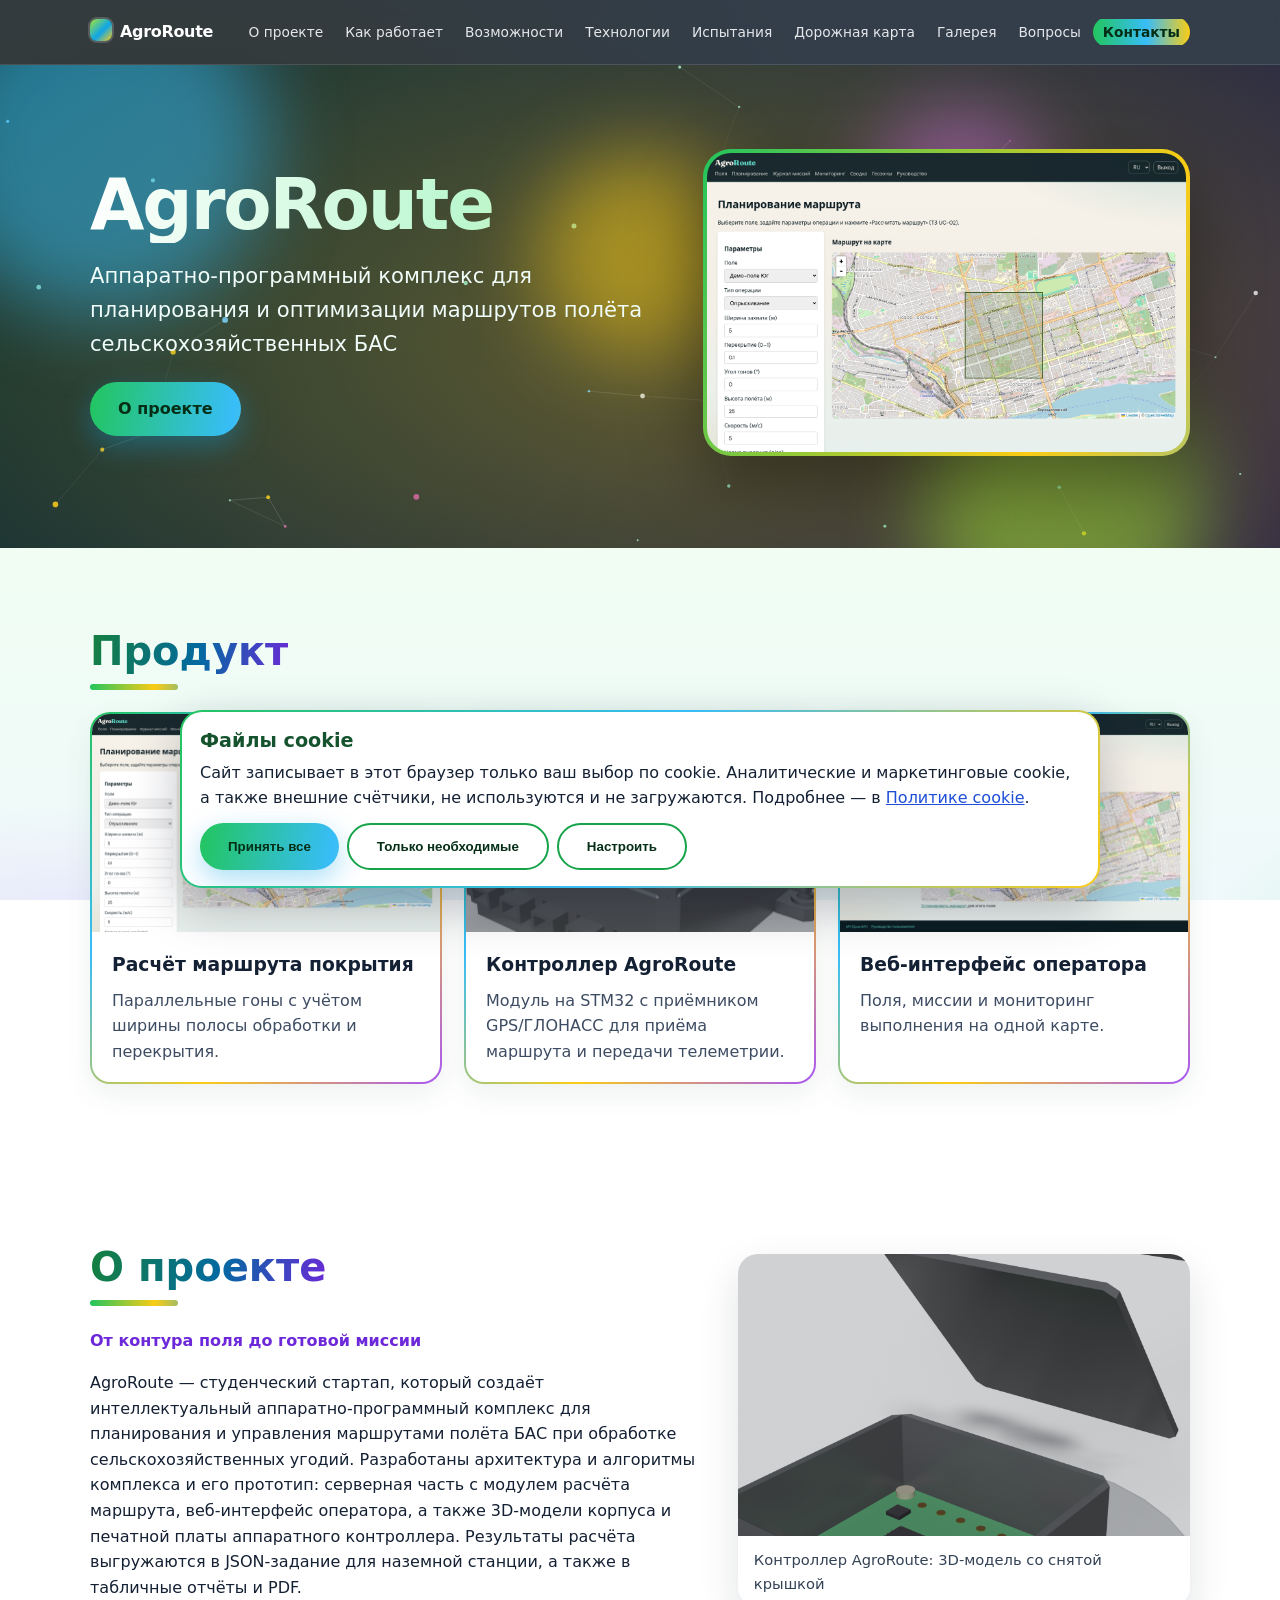
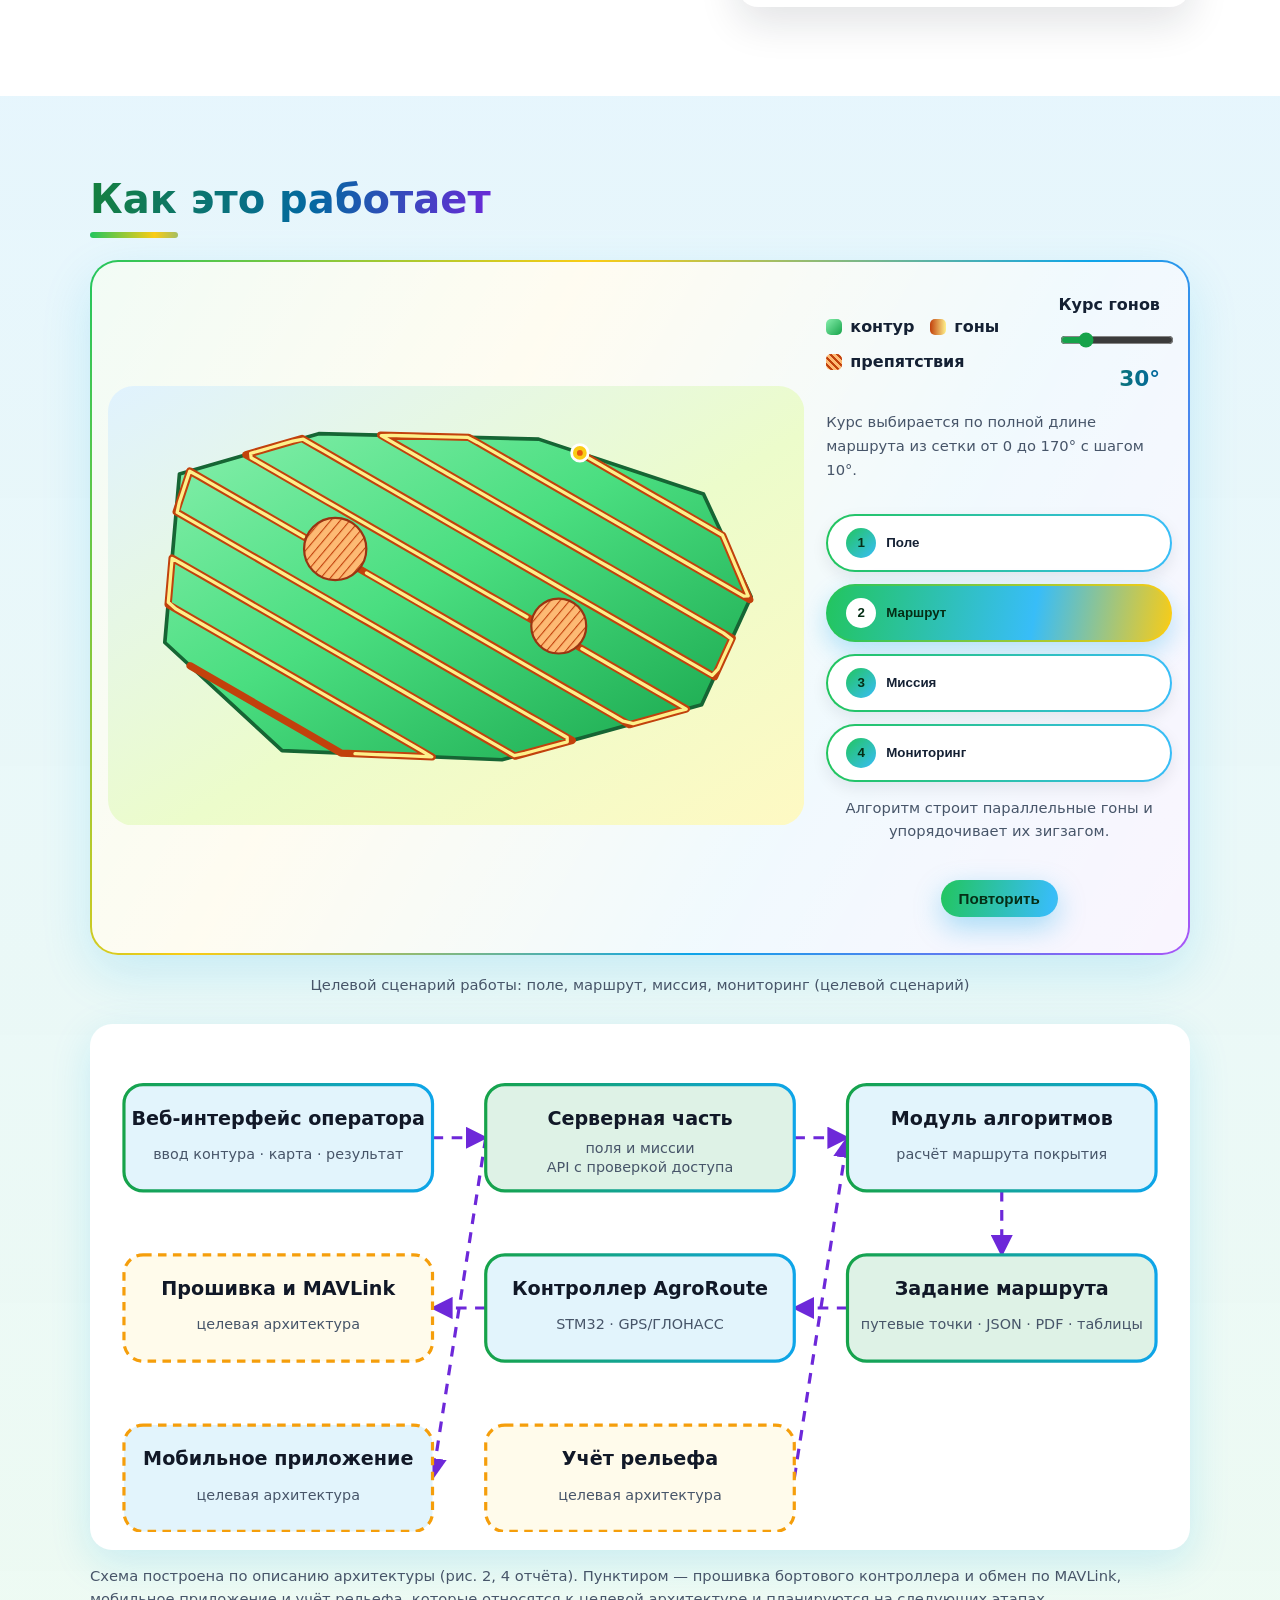
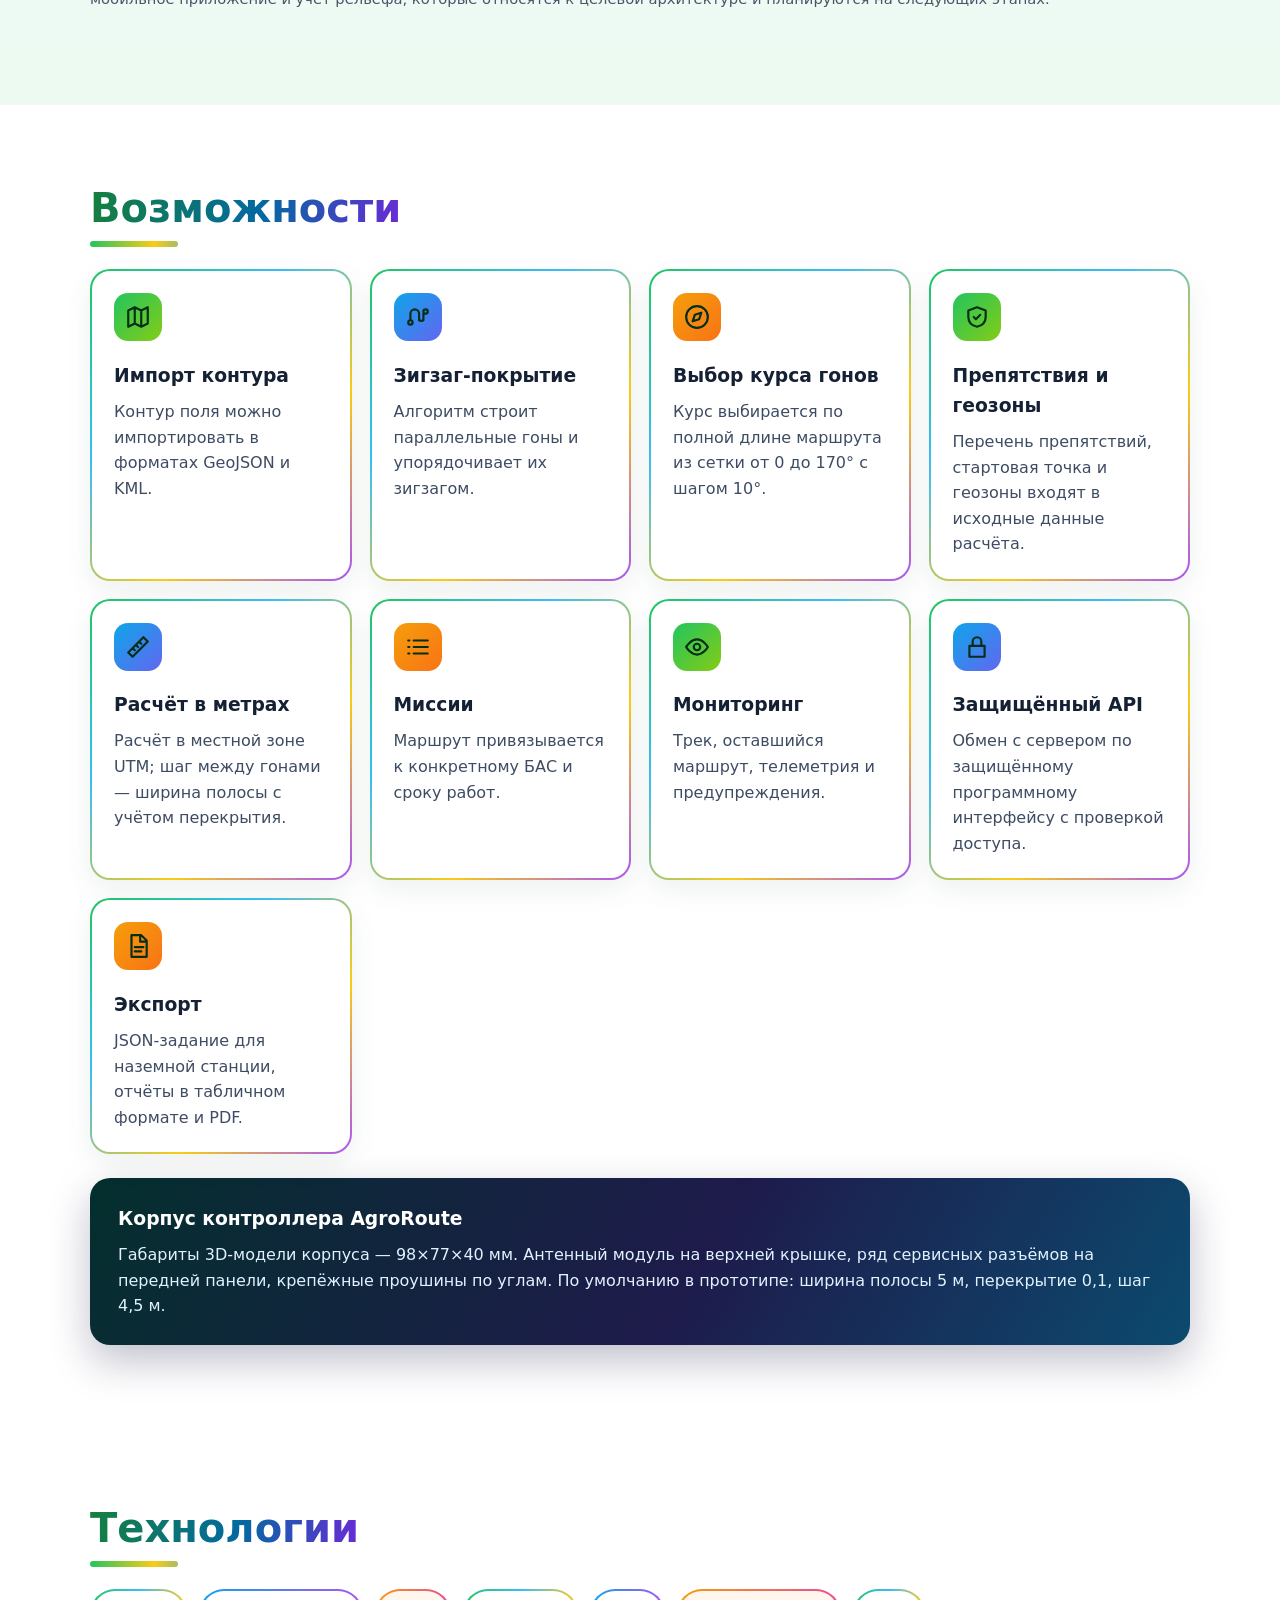
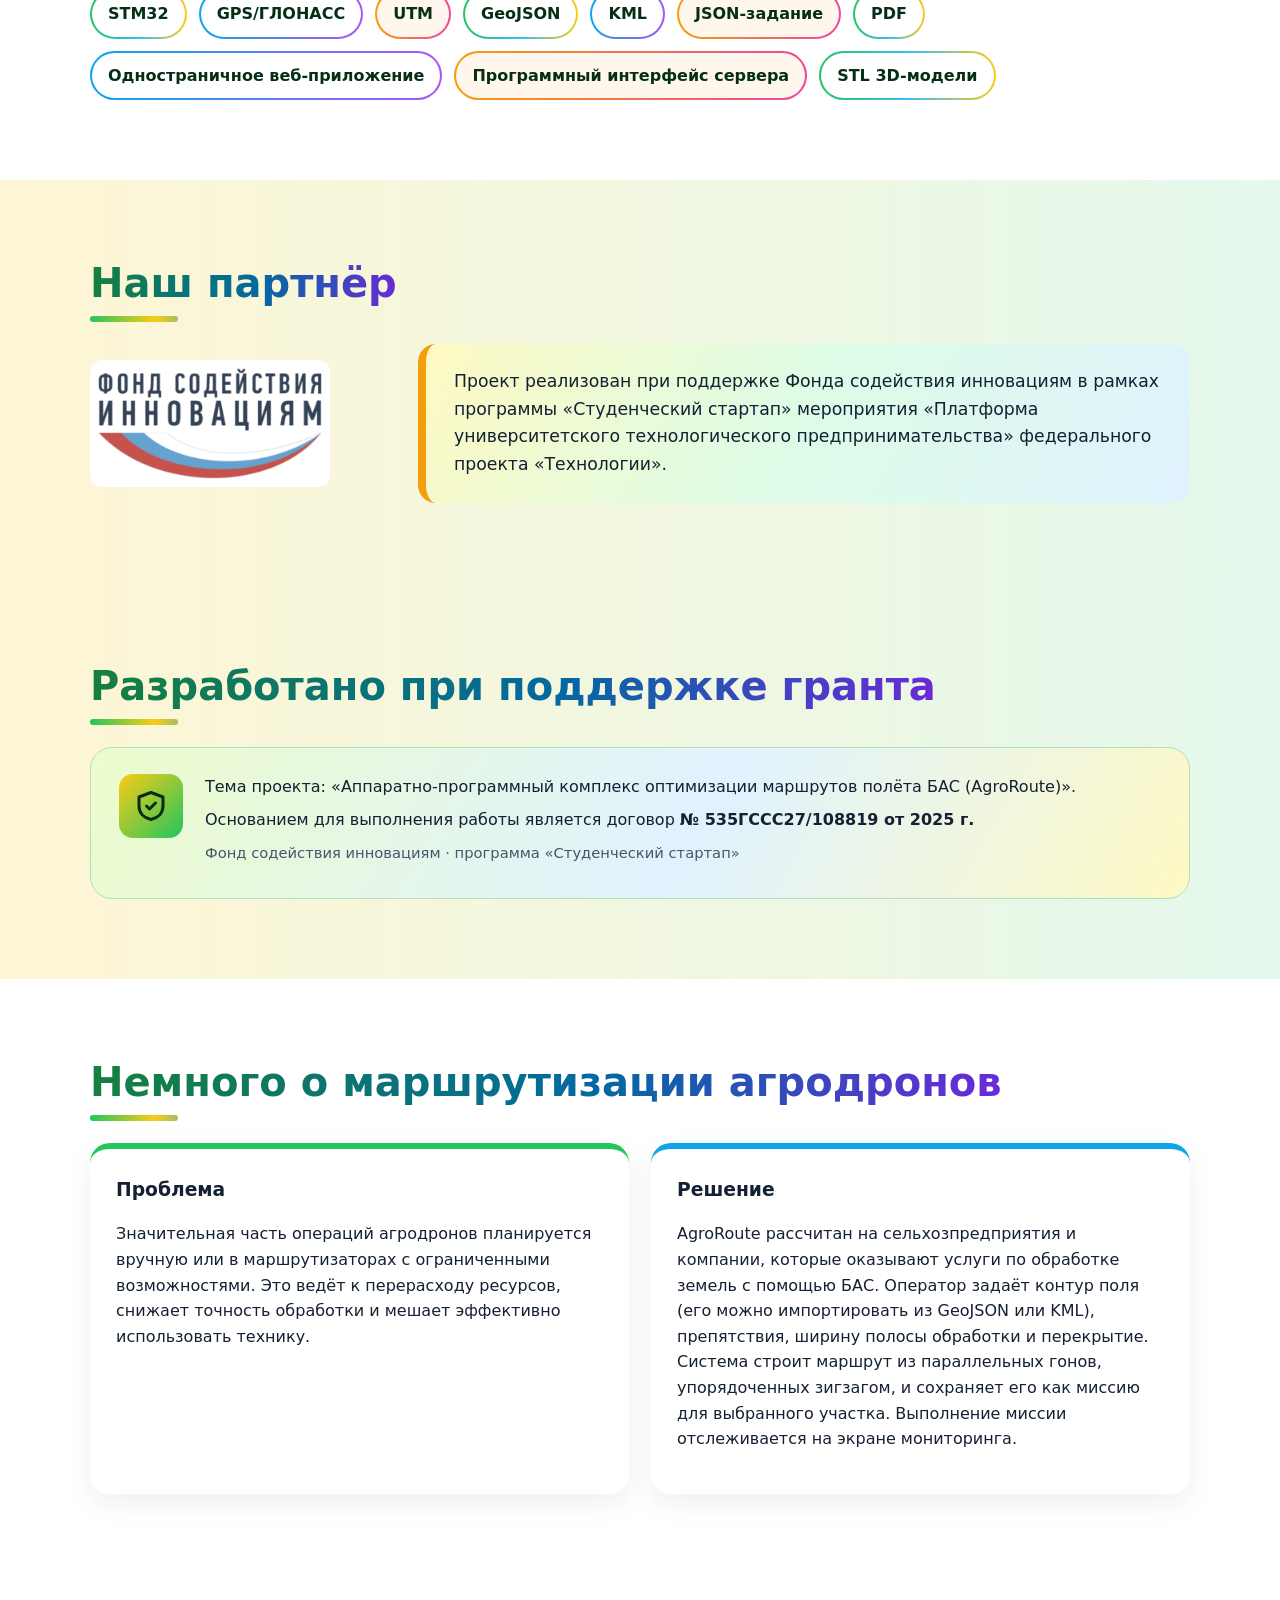
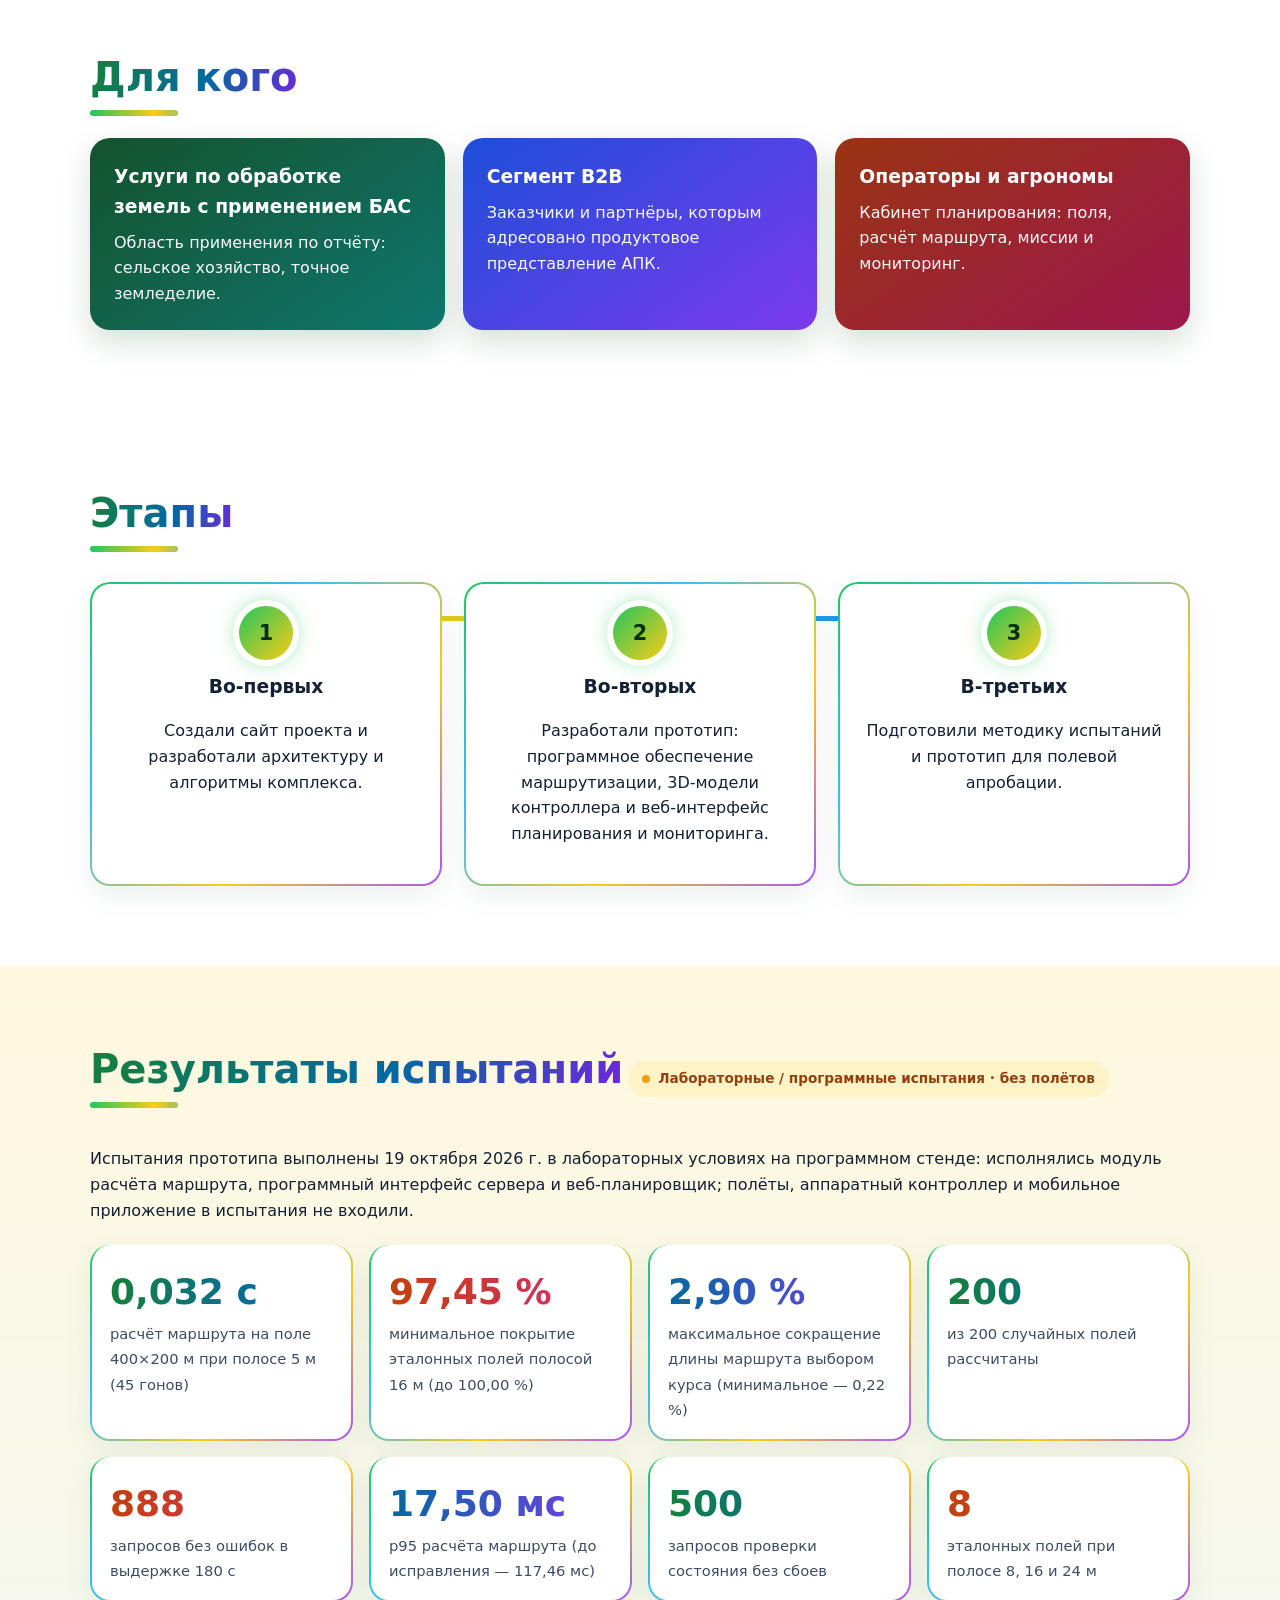
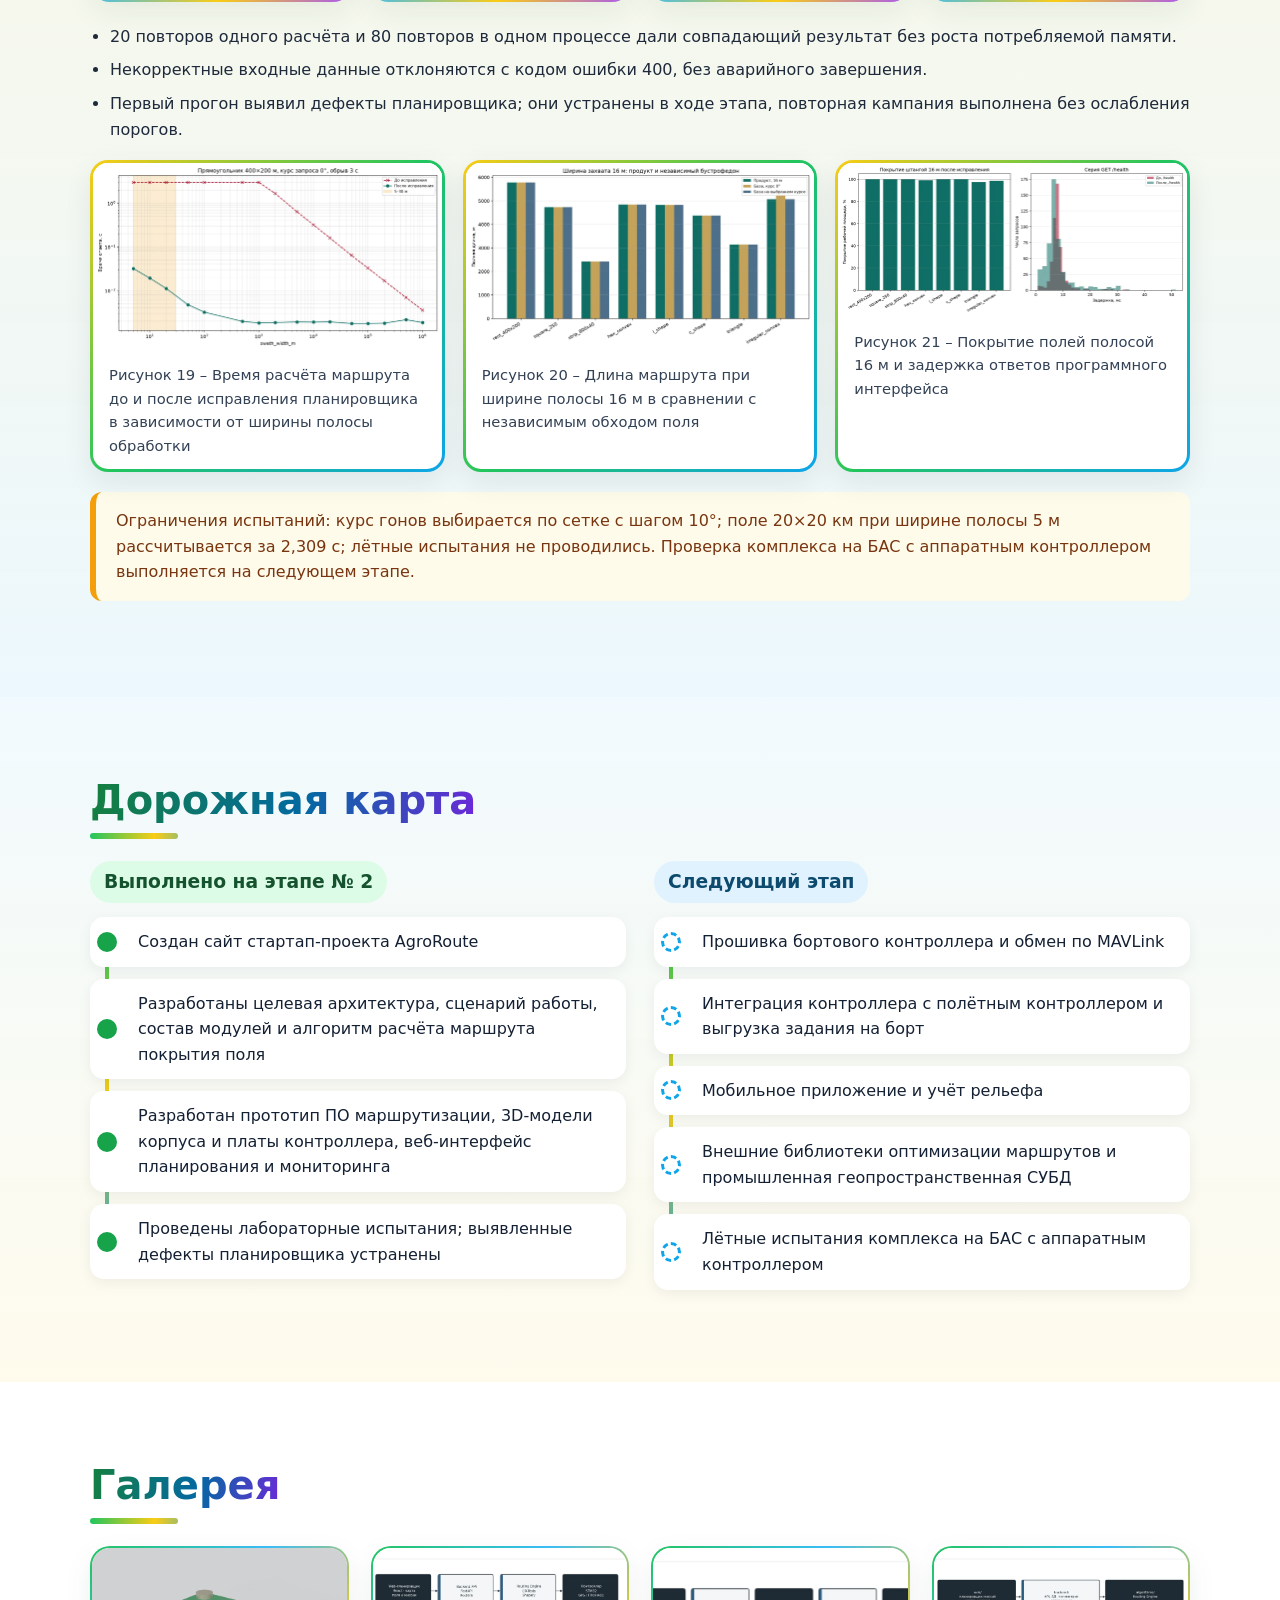
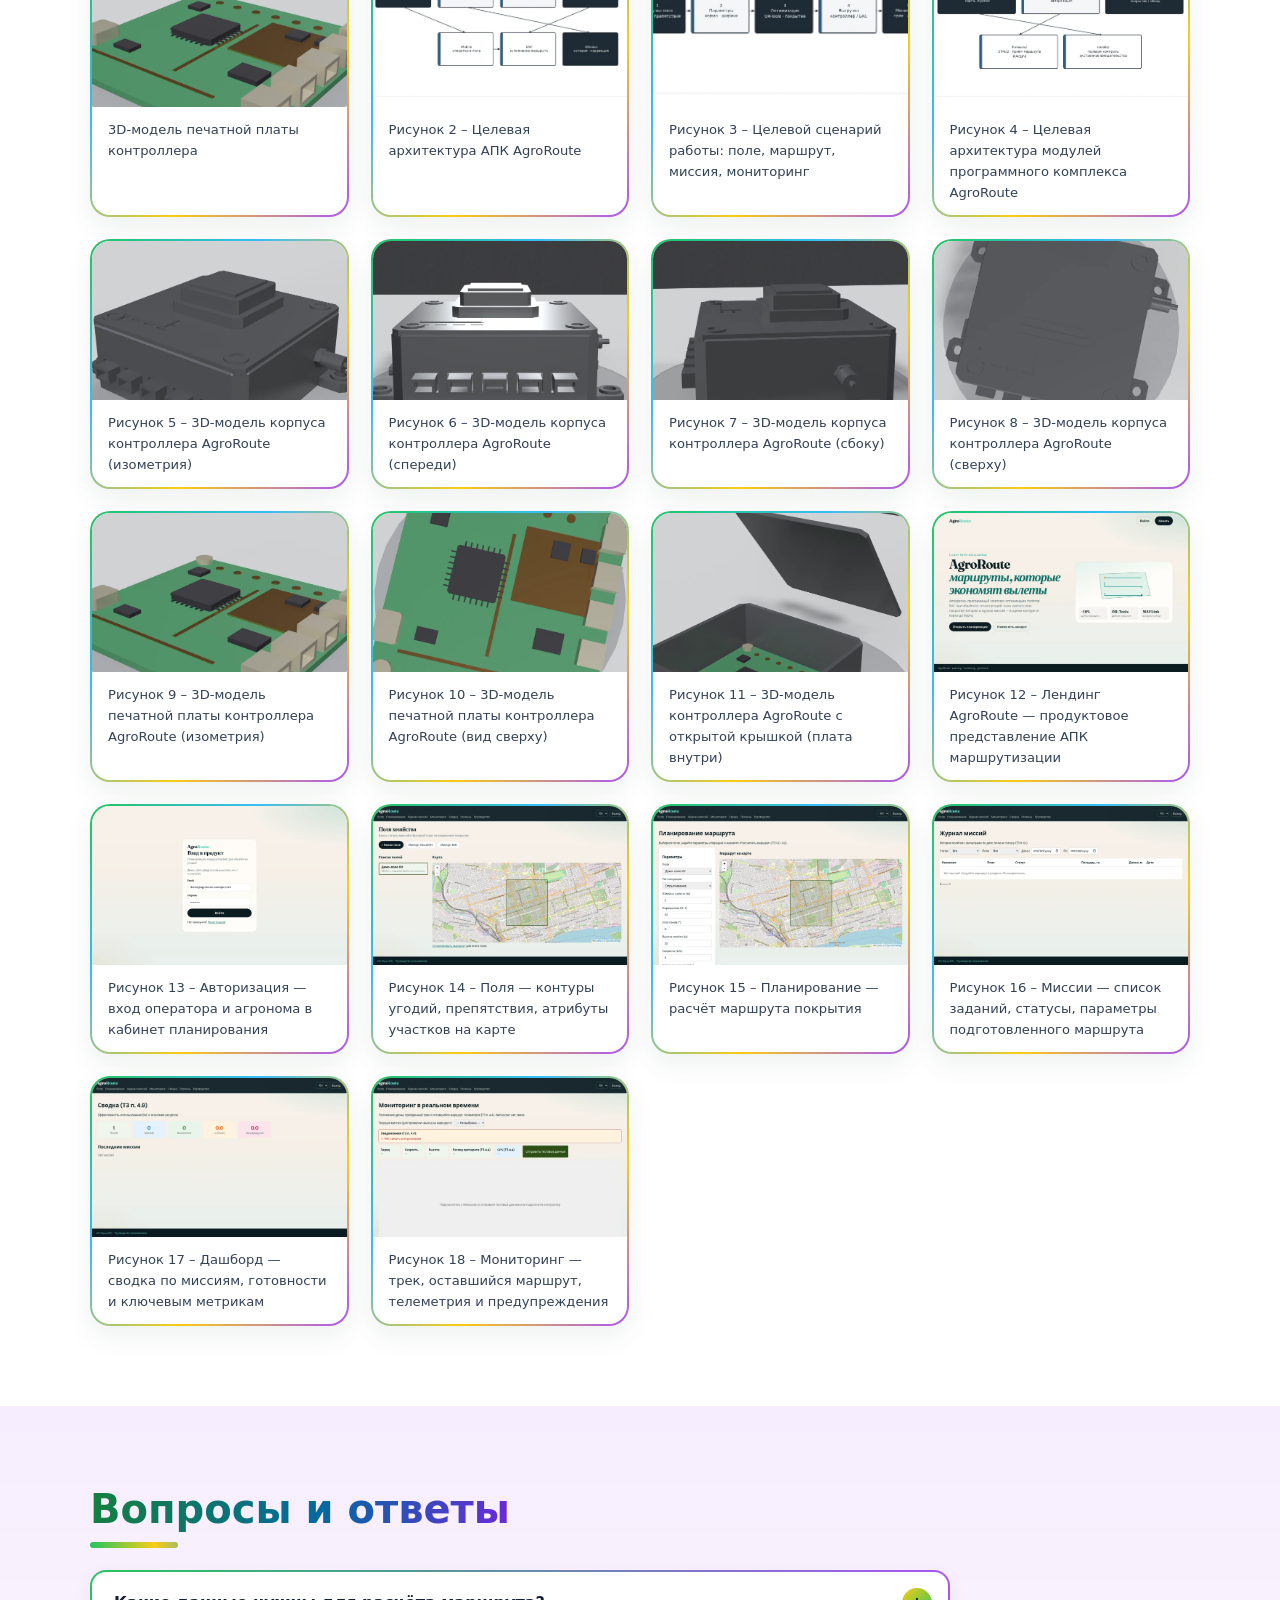
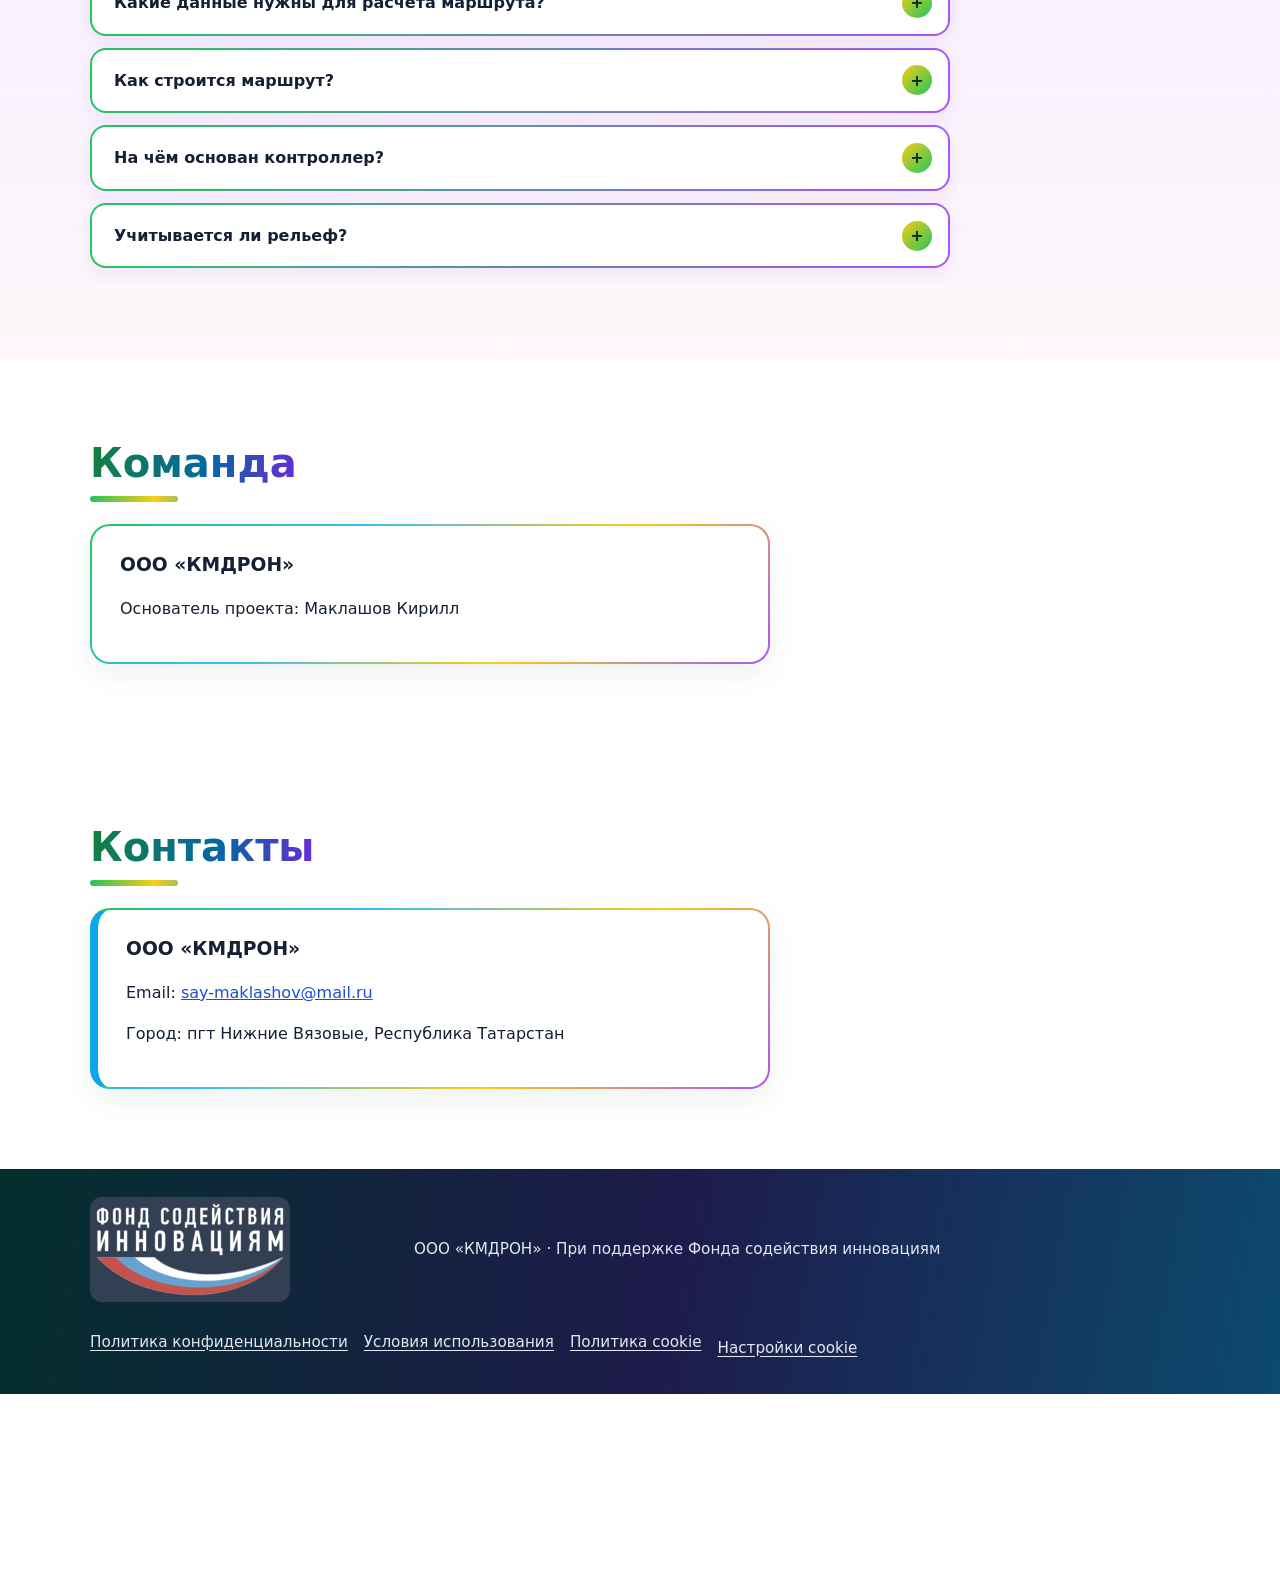
<file: index.html>
<!doctype html>
<html lang="ru">
<head>
<meta charset="utf-8">
<meta name="viewport" content="width=device-width, initial-scale=1">
<title>AgroRoute</title>
<meta name="description" content="Аппаратно-программный комплекс для планирования и оптимизации маршрутов полёта сельскохозяйственных БАС">
<link rel="stylesheet" href="style.css">
<script>document.documentElement.classList.add('js')</script>
</head>
<body>
<div class="progress" aria-hidden="true"><span id="progress"></span></div>
<div class="mesh" aria-hidden="true"></div>
<nav id="topnav">
  <div class="wrap">
    <a class="logo" href="#top"><span class="logo-mark" aria-hidden="true"></span>AgroRoute</a>
    <button class="burger" type="button" aria-label="Меню" aria-expanded="false"><span></span><span></span><span></span></button>
    <ul>
      <li><a href="#about">О проекте</a></li>
      <li><a href="#how">Как работает</a></li>
      <li><a href="#features">Возможности</a></li>
      <li><a href="#tech">Технологии</a></li>
      <li><a href="#tests">Испытания</a></li>
      <li><a href="#roadmap">Дорожная карта</a></li>
      <li><a href="#gallery">Галерея</a></li>
      <li><a href="#faq">Вопросы</a></li>
      <li><a href="#contacts">Контакты</a></li>
    </ul>
  </div>
</nav>

<header class="hero" id="top">
  <div class="hero-sky" data-depth="0.22" aria-hidden="true"></div>
  <canvas id="fx" aria-hidden="true"></canvas>
  <div class="blobs" data-depth="0.14" aria-hidden="true"><i class="b1"></i><i class="b2"></i><i class="b3"></i><i class="b4"></i></div>
  <div class="wrap hero-grid">
    <div class="hero-copy" data-depth="0.05">
      <h1>AgroRoute</h1>
      <p>Аппаратно-программный комплекс для планирования и оптимизации маршрутов полёта сельскохозяйственных БАС</p>
      <a class="btn" href="#about">О проекте</a>
    </div>
    <div class="hero-visual" data-depth="-0.07">
      <img src="img/01_planirovanie_marshruta_pokrytiya.png" alt="AgroRoute" fetchpriority="high">
    </div>
  </div>
</header>

<section id="product" class="reveal">
  <div class="wrap">
    <h2>Продукт</h2>
    <div class="cards">
      <article class="card pop">
        <img src="img/01_planirovanie_marshruta_pokrytiya.png" alt="Расчёт маршрута покрытия" loading="lazy">
        <div class="b"><h3>Расчёт маршрута покрытия</h3><p>Параллельные гоны с учётом ширины полосы обработки и перекрытия.</p></div>
      </article>
      <article class="card pop">
        <img src="img/02_kontroller_agroroute_3d_izometriya.png" alt="Контроллер AgroRoute" loading="lazy">
        <div class="b"><h3>Контроллер AgroRoute</h3><p>Модуль на STM32 с приёмником GPS/ГЛОНАСС для приёма маршрута и передачи телеметрии.</p></div>
      </article>
      <article class="card pop">
        <img src="img/05_polya_hozyajstva_karta.png" alt="Веб-интерфейс оператора" loading="lazy">
        <div class="b"><h3>Веб-интерфейс оператора</h3><p>Поля, миссии и мониторинг выполнения на одной карте.</p></div>
      </article>
    </div>
  </div>
</section>

<section id="about" class="reveal">
  <div class="wrap split">
    <div>
      <h2>О проекте</h2>
      <div class="sub">От контура поля до готовой миссии</div>
      <p>AgroRoute — студенческий стартап, который создаёт интеллектуальный аппаратно-программный комплекс для планирования и управления маршрутами полёта БАС при обработке сельскохозяйственных угодий. Разработаны архитектура и алгоритмы комплекса и его прототип: серверная часть с модулем расчёта маршрута, веб-интерфейс оператора, а также 3D-модели корпуса и печатной платы аппаратного контроллера. Результаты расчёта выгружаются в JSON-задание для наземной станции, а также в табличные отчёты и PDF.</p>
    </div>
    <figure class="pop">
      <img src="img/03_kontroller_agroroute_otkrytaya_kryshka.png" alt="Контроллер AgroRoute: 3D-модель со снятой крышкой" loading="lazy">
      <figcaption>Контроллер AgroRoute: 3D-модель со снятой крышкой</figcaption>
    </figure>
  </div>
</section>

<section id="how" class="reveal">
  <div class="wrap">
    <h2>Как это работает</h2>
    <div class="route-card" id="route-demo">
      <svg id="field-svg" viewBox="0 0 760 480" role="img" aria-labelledby="field-title field-desc" data-mode="route">
        <title id="field-title">Схема: параллельные гоны, упорядоченные зигзагом</title>
        <desc id="field-desc">Наглядная схема: контур поля, параллельные гоны, упорядоченные зигзагом, и препятствия.</desc>
        <defs>
          <linearGradient id="rd-sky" x1="0" y1="0" x2="1" y2="1">
            <stop offset="0" stop-color="#e0f2fe"/>
            <stop offset="0.55" stop-color="#ecfccb"/>
            <stop offset="1" stop-color="#fef9c3"/>
          </linearGradient>
          <linearGradient id="rd-field-fill" x1="0" y1="0" x2="1" y2="1">
            <stop offset="0" stop-color="#86efac"/>
            <stop offset="0.45" stop-color="#4ade80"/>
            <stop offset="1" stop-color="#16a34a"/>
          </linearGradient>
          <pattern id="rd-hatch" width="8" height="8" patternUnits="userSpaceOnUse" patternTransform="rotate(40)">
            <rect width="8" height="8" fill="#fdba74"/>
            <line x1="0" y1="0" x2="0" y2="8" stroke="#c2410c" stroke-width="2.4"/>
          </pattern>
        </defs>
        <rect width="760" height="480" rx="28" fill="url(#rd-sky)"/>
        <path id="rd-field" d="M78 96 L230 52 L470 58 L650 118 L702 230 L648 348 L430 408 L190 398 L62 280 Z" fill="url(#rd-field-fill)" stroke="#166534" stroke-width="4" stroke-linejoin="round"/>
        <path id="rd-under" fill="none" stroke="#c2410c" stroke-width="8" stroke-linecap="round" stroke-linejoin="round"/>
        <path id="rd-route" fill="none" stroke="#fef08a" stroke-width="3.6" stroke-linecap="round" stroke-linejoin="round"/>
        <path id="rd-done" fill="none" stroke="#fde047" stroke-width="5" stroke-linecap="round" stroke-linejoin="round"/>
        <g id="rd-obs"></g>
        <g id="rd-wps"></g>
        <g id="rd-start" aria-hidden="true">
          <circle r="9" fill="#facc15" stroke="#fff" stroke-width="3"/>
          <circle r="3.2" fill="#ea580c"/>
        </g>
        <g id="rd-drone" aria-hidden="true">
          <circle r="15" fill="#fff" stroke="#0f172a" stroke-width="1.5"/>
          <line x1="-16" y1="-9" x2="16" y2="9" stroke="#0f172a" stroke-width="2"/>
          <line x1="-16" y1="9" x2="16" y2="-9" stroke="#0f172a" stroke-width="2"/>
          <circle cx="-16" cy="-9" r="5.5" fill="#38bdf8"/>
          <circle cx="16" cy="-9" r="5.5" fill="#38bdf8"/>
          <circle cx="-16" cy="9" r="5.5" fill="#a3e635"/>
          <circle cx="16" cy="9" r="5.5" fill="#a3e635"/>
          <circle r="4.2" fill="#facc15" stroke="#0f172a" stroke-width="1.2"/>
        </g>
      </svg>
      <div class="route-controls">
        <ul class="legend">
          <li><i class="swatch sw-field"></i>контур</li>
          <li><i class="swatch sw-route"></i>гоны</li>
          <li><i class="swatch sw-obs"></i>препятствия</li>
        </ul>
        <label class="course">Курс гонов
          <input id="course" type="range" min="0" max="170" step="10" value="30" aria-valuemin="0" aria-valuemax="170" aria-valuenow="30">
          <output id="course-out" for="course">30°</output>
        </label>
      </div>
      <p class="note">Курс выбирается по полной длине маршрута из сетки от 0 до 170° с шагом 10°.</p>
      <div class="flowline" role="tablist" aria-label="Целевой сценарий работы">
        <button type="button" role="tab" id="tab-field" aria-selected="false" aria-controls="route-caption" data-mode="field"><span>1</span>Поле</button>
        <button type="button" role="tab" id="tab-route" aria-selected="true" aria-controls="route-caption" data-mode="route"><span>2</span>Маршрут</button>
        <button type="button" role="tab" id="tab-mission" aria-selected="false" aria-controls="route-caption" data-mode="mission"><span>3</span>Миссия</button>
        <button type="button" role="tab" id="tab-monitor" aria-selected="false" aria-controls="route-caption" data-mode="monitor"><span>4</span>Мониторинг</button>
      </div>
      <p class="note center" id="route-caption" role="tabpanel">Алгоритм строит параллельные гоны и упорядочивает их зигзагом.</p>
      <p class="center"><button type="button" class="btn btn-small" id="replay">Повторить</button></p>
    </div>
    <p class="note center">Целевой сценарий работы: поле, маршрут, миссия, мониторинг (целевой сценарий)</p>

    <div class="archbox">
      <svg class="arch" viewBox="0 0 1000 460" role="img" aria-label="Схема архитектуры">
        <defs>
          <linearGradient id="ag" x1="0" x2="1"><stop offset="0" stop-color="var(--a)"/><stop offset="1" stop-color="var(--b)"/></linearGradient>
          <marker id="ar" viewBox="0 0 10 10" refX="9" refY="5" markerWidth="7" markerHeight="7" orient="auto"><path d="M0 0L10 5L0 10z" fill="var(--c)"/></marker>
        </defs>
        <path class="flow" d="M305 90.0 L355 90.0" marker-end="url(#ar)"/>
        <path class="flow" d="M645 90.0 L695 90.0" marker-end="url(#ar)"/>
        <path class="flow" d="M840.0 140 L840.0 200" marker-end="url(#ar)"/>
        <path class="flow" d="M695 250.0 L645 250.0" marker-end="url(#ar)"/>
        <path class="flow" d="M355 250.0 L305 250.0" marker-end="url(#ar)"/>
        <path class="flow" d="M355 90.0 L305 410.0" marker-end="url(#ar)"/>
        <path class="flow" d="M645 410.0 L695 90.0" marker-end="url(#ar)"/>
        <g class="node"><rect x="15" y="40" width="290" height="100" rx="18"/><text x="160.0" y="78" class="t">Веб-интерфейс оператора</text><text x="160.0" y="110" class="s">ввод контура · карта · результат</text></g>
        <g class="node"><rect x="355" y="40" width="290" height="100" rx="18"/><text x="500.0" y="78" class="t">Серверная часть</text><text x="500.0" y="104" class="s">поля и миссии</text><text x="500.0" y="122" class="s">API с проверкой доступа</text></g>
        <g class="node"><rect x="695" y="40" width="290" height="100" rx="18"/><text x="840.0" y="78" class="t">Модуль алгоритмов</text><text x="840.0" y="110" class="s">расчёт маршрута покрытия</text></g>
        <g class="node"><rect x="695" y="200" width="290" height="100" rx="18"/><text x="840.0" y="238" class="t">Задание маршрута</text><text x="840.0" y="270" class="s">путевые точки · JSON · PDF · таблицы</text></g>
        <g class="node"><rect x="355" y="200" width="290" height="100" rx="18"/><text x="500.0" y="238" class="t">Контроллер AgroRoute</text><text x="500.0" y="270" class="s">STM32 · GPS/ГЛОНАСС</text></g>
        <g class="node plan"><rect x="15" y="200" width="290" height="100" rx="18"/><text x="160.0" y="238" class="t">Прошивка и MAVLink</text><text x="160.0" y="270" class="s">целевая архитектура</text></g>
        <g class="node plan"><rect x="15" y="360" width="290" height="100" rx="18"/><text x="160.0" y="398" class="t">Мобильное приложение</text><text x="160.0" y="430" class="s">целевая архитектура</text></g>
        <g class="node plan"><rect x="355" y="360" width="290" height="100" rx="18"/><text x="500.0" y="398" class="t">Учёт рельефа</text><text x="500.0" y="430" class="s">целевая архитектура</text></g>
      </svg>
    </div>
    <p class="note">Схема построена по описанию архитектуры (рис. 2, 4 отчёта). Пунктиром — прошивка бортового контроллера и обмен по MAVLink, мобильное приложение и учёт рельефа, которые относятся к целевой архитектуре и планируются на следующих этапах.</p>
  </div>
</section>

<section id="features" class="reveal">
  <div class="wrap">
    <h2>Возможности</h2>
    <div class="feat">
      <div class="fc pop"><svg viewBox="0 0 24 24" aria-hidden="true"><path d="M3 6l6-3 6 3 6-3v15l-6 3-6-3-6 3zM9 3v15M15 6v15"/></svg><h3>Импорт контура</h3><p>Контур поля можно импортировать в форматах GeoJSON и KML.</p></div>
      <div class="fc pop"><svg viewBox="0 0 24 24" aria-hidden="true"><path d="M5 19a2 2 0 1 0 0-4 2 2 0 0 0 0 4zM19 9a2 2 0 1 0 0-4 2 2 0 0 0 0 4zM5 15V9a4 4 0 0 1 8 0v6a4 4 0 0 0 4 0V9"/></svg><h3>Зигзаг-покрытие</h3><p>Алгоритм строит параллельные гоны и упорядочивает их зигзагом.</p></div>
      <div class="fc pop"><svg viewBox="0 0 24 24" aria-hidden="true"><path d="M12 2a10 10 0 1 0 0 20 10 10 0 0 0 0-20zM16 8l-2 6-6 2 2-6z"/></svg><h3>Выбор курса гонов</h3><p>Курс выбирается по полной длине маршрута из сетки от 0 до 170° с шагом 10°.</p></div>
      <div class="fc pop"><svg viewBox="0 0 24 24" aria-hidden="true"><path d="M12 3l8 3v6c0 5-3.5 8-8 9-4.5-1-8-4-8-9V6zM9 12l2 2 4-4"/></svg><h3>Препятствия и геозоны</h3><p>Перечень препятствий, стартовая точка и геозоны входят в исходные данные расчёта.</p></div>
      <div class="fc pop"><svg viewBox="0 0 24 24" aria-hidden="true"><path d="M3 17L17 3l4 4L7 21zM7 13l2 2M10 10l2 2M13 7l2 2"/></svg><h3>Расчёт в метрах</h3><p>Расчёт в местной зоне UTM; шаг между гонами — ширина полосы с учётом перекрытия.</p></div>
      <div class="fc pop"><svg viewBox="0 0 24 24" aria-hidden="true"><path d="M8 6h13M8 12h13M8 18h13M3 6h1M3 12h1M3 18h1"/></svg><h3>Миссии</h3><p>Маршрут привязывается к конкретному БАС и сроку работ.</p></div>
      <div class="fc pop"><svg viewBox="0 0 24 24" aria-hidden="true"><path d="M2 12s4-7 10-7 10 7 10 7-4 7-10 7S2 12 2 12zM12 9a3 3 0 1 0 0 6 3 3 0 0 0 0-6"/></svg><h3>Мониторинг</h3><p>Трек, оставшийся маршрут, телеметрия и предупреждения.</p></div>
      <div class="fc pop"><svg viewBox="0 0 24 24" aria-hidden="true"><path d="M5 11h14v10H5zM8 11V7a4 4 0 0 1 8 0v4"/></svg><h3>Защищённый API</h3><p>Обмен с сервером по защищённому программному интерфейсу с проверкой доступа.</p></div>
      <div class="fc pop"><svg viewBox="0 0 24 24" aria-hidden="true"><path d="M6 2h9l5 5v15H6zM14 2v6h6M9 13h8M9 17h6"/></svg><h3>Экспорт</h3><p>JSON-задание для наземной станции, отчёты в табличном формате и PDF.</p></div>
    </div>
    <div class="spec">
      <h3>Корпус контроллера AgroRoute</h3>
      <p>Габариты 3D-модели корпуса — 98×77×40 мм. Антенный модуль на верхней крышке, ряд сервисных разъёмов на передней панели, крепёжные проушины по углам. По умолчанию в прототипе: ширина полосы 5 м, перекрытие 0,1, шаг 4,5 м.</p>
    </div>
  </div>
</section>

<section id="tech" class="reveal">
  <div class="wrap">
    <h2>Технологии</h2>
    <div class="chips">
      <span class="chip pop">STM32</span>
      <span class="chip pop">GPS/ГЛОНАСС</span>
      <span class="chip pop">UTM</span>
      <span class="chip pop">GeoJSON</span>
      <span class="chip pop">KML</span>
      <span class="chip pop">JSON-задание</span>
      <span class="chip pop">PDF</span>
      <span class="chip pop">Одностраничное веб-приложение</span>
      <span class="chip pop">Программный интерфейс сервера</span>
      <span class="chip pop">STL 3D-модели</span>
    </div>
  </div>
</section>

<section id="partner" class="reveal">
  <div class="wrap">
    <h2>Наш партнёр</h2>
    <div class="support-fasie">
      <a class="fasie-logo-link" href="https://fasie.ru" target="_blank" rel="noopener noreferrer">
        <img class="fasie-logo fasie-logo-on-light" src="img/fasie-logo-dark.png" width="300" height="158" alt="Логотип Фонда содействия инновациям">
      </a>
      <p class="fund">Проект реализован при поддержке Фонда содействия инновациям в рамках программы «Студенческий стартап» мероприятия «Платформа университетского технологического предпринимательства» федерального проекта «Технологии».</p>
    </div>
  </div>
</section>

<section id="grant" class="reveal">
  <div class="wrap">
    <h2>Разработано при поддержке гранта</h2>
    <div class="grant">
      <div class="gi"><svg viewBox="0 0 24 24" aria-hidden="true"><path d="M12 3l8 3v6c0 5-3.5 8-8 9-4.5-1-8-4-8-9V6zM9 12l2 2 4-4"/></svg></div>
      <div>
        <p>Тема проекта: «Аппаратно-программный комплекс оптимизации маршрутов полёта БАС (AgroRoute)».</p>
        <p>Основанием для выполнения работы является договор <b>№ 535ГССС27/108819 от 2025 г.</b></p>
        <p class="note">Фонд содействия инновациям · программа «Студенческий стартап»</p>
      </div>
    </div>
  </div>
</section>

<section id="info" class="reveal">
  <div class="wrap">
    <h2>Немного о маршрутизации агродронов</h2>
    <div class="pb">
      <div class="pop"><h3>Проблема</h3><p>Значительная часть операций агродронов планируется вручную или в маршрутизаторах с ограниченными возможностями. Это ведёт к перерасходу ресурсов, снижает точность обработки и мешает эффективно использовать технику.</p></div>
      <div class="pop"><h3>Решение</h3><p>AgroRoute рассчитан на сельхозпредприятия и компании, которые оказывают услуги по обработке земель с помощью БАС. Оператор задаёт контур поля (его можно импортировать из GeoJSON или KML), препятствия, ширину полосы обработки и перекрытие. Система строит маршрут из параллельных гонов, упорядоченных зигзагом, и сохраняет его как миссию для выбранного участка. Выполнение миссии отслеживается на экране мониторинга.</p></div>
    </div>
  </div>
</section>

<section id="who" class="reveal">
  <div class="wrap">
    <h2>Для кого</h2>
    <div class="who">
      <div class="wc pop"><h3>Услуги по обработке земель с применением БАС</h3><p>Область применения по отчёту: сельское хозяйство, точное земледелие.</p></div>
      <div class="wc pop"><h3>Сегмент B2B</h3><p>Заказчики и партнёры, которым адресовано продуктовое представление АПК.</p></div>
      <div class="wc pop"><h3>Операторы и агрономы</h3><p>Кабинет планирования: поля, расчёт маршрута, миссии и мониторинг.</p></div>
    </div>
  </div>
</section>

<section id="steps" class="reveal">
  <div class="wrap">
    <h2>Этапы</h2>
    <div class="steps">
      <div class="step pop"><div class="n">1</div><h3>Во-первых</h3><p>Создали сайт проекта и разработали архитектуру и алгоритмы комплекса.</p></div>
      <div class="step pop"><div class="n">2</div><h3>Во-вторых</h3><p>Разработали прототип: программное обеспечение маршрутизации, 3D-модели контроллера и веб-интерфейс планирования и мониторинга.</p></div>
      <div class="step pop"><div class="n">3</div><h3>В-третьих</h3><p>Подготовили методику испытаний и прототип для полевой апробации.</p></div>
    </div>
  </div>
</section>

<section id="tests" class="reveal">
  <div class="wrap">
    <h2>Результаты испытаний</h2>
    <div class="badge">Лабораторные / программные испытания · без полётов</div>
    <p>Испытания прототипа выполнены 19 октября 2026 г. в лабораторных условиях на программном стенде: исполнялись модуль расчёта маршрута, программный интерфейс сервера и веб-планировщик; полёты, аппаратный контроллер и мобильное приложение в испытания не входили.</p>
    <div class="counters">
      <div class="ct pop"><b data-to="0.032" data-dec="3" data-suf=" с">0,032 с</b><span>расчёт маршрута на поле 400×200 м при полосе 5 м (45 гонов)</span></div>
      <div class="ct pop"><b data-to="97.45" data-dec="2" data-suf=" %">97,45 %</b><span>минимальное покрытие эталонных полей полосой 16 м (до 100,00 %)</span></div>
      <div class="ct pop"><b data-to="2.9" data-dec="2" data-suf=" %">2,90 %</b><span>максимальное сокращение длины маршрута выбором курса (минимальное — 0,22 %)</span></div>
      <div class="ct pop"><b data-to="200" data-dec="0" data-suf="">200</b><span>из 200 случайных полей рассчитаны</span></div>
      <div class="ct pop"><b data-to="888" data-dec="0" data-suf="">888</b><span>запросов без ошибок в выдержке 180 с</span></div>
      <div class="ct pop"><b data-to="17.5" data-dec="2" data-suf=" мс">17,50 мс</b><span>p95 расчёта маршрута (до исправления — 117,46 мс)</span></div>
      <div class="ct pop"><b data-to="500" data-dec="0" data-suf="">500</b><span>запросов проверки состояния без сбоев</span></div>
      <div class="ct pop"><b data-to="8" data-dec="0" data-suf="">8</b><span>эталонных полей при полосе 8, 16 и 24 м</span></div>
    </div>
    <ul class="more">
      <li>20 повторов одного расчёта и 80 повторов в одном процессе дали совпадающий результат без роста потребляемой памяти.</li>
      <li>Некорректные входные данные отклоняются с кодом ошибки 400, без аварийного завершения.</li>
      <li>Первый прогон выявил дефекты планировщика; они устранены в ходе этапа, повторная кампания выполнена без ослабления порогов.</li>
    </ul>
    <div class="charts">
      <figure><img src="img/r/fig19.webp" alt="Рисунок 19 – Время расчёта маршрута до и после исправления планировщика в зависимости от ширины полосы обработки" loading="lazy"><figcaption>Рисунок 19 – Время расчёта маршрута до и после исправления планировщика в зависимости от ширины полосы обработки</figcaption></figure>
      <figure><img src="img/r/fig20.webp" alt="Рисунок 20 – Длина маршрута при ширине полосы 16&nbsp;м в сравнении с независимым обходом поля" loading="lazy"><figcaption>Рисунок 20 – Длина маршрута при ширине полосы 16&nbsp;м в сравнении с независимым обходом поля</figcaption></figure>
      <figure><img src="img/r/fig21.webp" alt="Рисунок 21 – Покрытие полей полосой 16&nbsp;м и задержка ответов программного интерфейса" loading="lazy"><figcaption>Рисунок 21 – Покрытие полей полосой 16&nbsp;м и задержка ответов программного интерфейса</figcaption></figure>
    </div>
    <p class="limits">Ограничения испытаний: курс гонов выбирается по сетке с шагом 10°; поле 20×20 км при ширине полосы 5 м рассчитывается за 2,309 с; лётные испытания не проводились. Проверка комплекса на БАС с аппаратным контроллером выполняется на следующем этапе.</p>
  </div>
</section>

<section id="roadmap" class="reveal">
  <div class="wrap">
    <h2>Дорожная карта</h2>
    <div class="road">
      <div>
        <h3 class="rh done">Выполнено на этапе № 2</h3>
        <ul>
          <li class="ok">Создан сайт стартап-проекта AgroRoute</li>
          <li class="ok">Разработаны целевая архитектура, сценарий работы, состав модулей и алгоритм расчёта маршрута покрытия поля</li>
          <li class="ok">Разработан прототип ПО маршрутизации, 3D-модели корпуса и платы контроллера, веб-интерфейс планирования и мониторинга</li>
          <li class="ok">Проведены лабораторные испытания; выявленные дефекты планировщика устранены</li>
        </ul>
      </div>
      <div>
        <h3 class="rh next">Следующий этап</h3>
        <ul>
          <li class="nx">Прошивка бортового контроллера и обмен по MAVLink</li>
          <li class="nx">Интеграция контроллера с полётным контроллером и выгрузка задания на борт</li>
          <li class="nx">Мобильное приложение и учёт рельефа</li>
          <li class="nx">Внешние библиотеки оптимизации маршрутов и промышленная геопространственная СУБД</li>
          <li class="nx">Лётные испытания комплекса на БАС с аппаратным контроллером</li>
        </ul>
      </div>
    </div>
  </div>
</section>

<section id="gallery" class="reveal">
  <div class="wrap">
    <h2>Галерея</h2>
    <div class="cards gal">
      <figure class="pop"><img src="img/04_pechatnaya_plata_kontrollera_3d.png" alt="3D-модель печатной платы контроллера" loading="lazy"><figcaption>3D-модель печатной платы контроллера</figcaption></figure>
      <figure class="pop"><img src="img/r/fig02.webp" alt="Рисунок 2 – Целевая архитектура АПК AgroRoute" loading="lazy"><figcaption>Рисунок 2 – Целевая архитектура АПК AgroRoute</figcaption></figure>
      <figure class="pop"><img src="img/r/fig03.webp" alt="Рисунок 3 – Целевой сценарий работы: поле, маршрут, миссия, мониторинг" loading="lazy"><figcaption>Рисунок 3 – Целевой сценарий работы: поле, маршрут, миссия, мониторинг</figcaption></figure>
      <figure class="pop"><img src="img/r/fig04.webp" alt="Рисунок 4 – Целевая архитектура модулей программного комплекса AgroRoute" loading="lazy"><figcaption>Рисунок 4 – Целевая архитектура модулей программного комплекса AgroRoute</figcaption></figure>
      <figure class="pop"><img src="img/r/fig05.webp" alt="Рисунок 5 – 3D-модель корпуса контроллера AgroRoute (изометрия)" loading="lazy"><figcaption>Рисунок 5 – 3D-модель корпуса контроллера AgroRoute (изометрия)</figcaption></figure>
      <figure class="pop"><img src="img/r/fig06.webp" alt="Рисунок 6 – 3D-модель корпуса контроллера AgroRoute (спереди)" loading="lazy"><figcaption>Рисунок 6 – 3D-модель корпуса контроллера AgroRoute (спереди)</figcaption></figure>
      <figure class="pop"><img src="img/r/fig07.webp" alt="Рисунок 7 – 3D-модель корпуса контроллера AgroRoute (сбоку)" loading="lazy"><figcaption>Рисунок 7 – 3D-модель корпуса контроллера AgroRoute (сбоку)</figcaption></figure>
      <figure class="pop"><img src="img/r/fig08.webp" alt="Рисунок 8 – 3D-модель корпуса контроллера AgroRoute (сверху)" loading="lazy"><figcaption>Рисунок 8 – 3D-модель корпуса контроллера AgroRoute (сверху)</figcaption></figure>
      <figure class="pop"><img src="img/r/fig09.webp" alt="Рисунок 9 – 3D-модель печатной платы контроллера AgroRoute (изометрия)" loading="lazy"><figcaption>Рисунок 9 – 3D-модель печатной платы контроллера AgroRoute (изометрия)</figcaption></figure>
      <figure class="pop"><img src="img/r/fig10.webp" alt="Рисунок 10 – 3D-модель печатной платы контроллера AgroRoute (вид сверху)" loading="lazy"><figcaption>Рисунок 10 – 3D-модель печатной платы контроллера AgroRoute (вид сверху)</figcaption></figure>
      <figure class="pop"><img src="img/r/fig11.webp" alt="Рисунок 11 – 3D-модель контроллера AgroRoute с открытой крышкой (плата внутри)" loading="lazy"><figcaption>Рисунок 11 – 3D-модель контроллера AgroRoute с открытой крышкой (плата внутри)</figcaption></figure>
      <figure class="pop"><img src="img/r/fig12.webp" alt="Рисунок 12 – Лендинг AgroRoute — продуктовое представление АПК маршрутизации" loading="lazy"><figcaption>Рисунок 12 – Лендинг AgroRoute — продуктовое представление АПК маршрутизации</figcaption></figure>
      <figure class="pop"><img src="img/r/fig13.webp" alt="Рисунок 13 – Авторизация — вход оператора и агронома в кабинет планирования" loading="lazy"><figcaption>Рисунок 13 – Авторизация — вход оператора и агронома в кабинет планирования</figcaption></figure>
      <figure class="pop"><img src="img/r/fig14.webp" alt="Рисунок 14 – Поля — контуры угодий, препятствия, атрибуты участков на карте" loading="lazy"><figcaption>Рисунок 14 – Поля — контуры угодий, препятствия, атрибуты участков на карте</figcaption></figure>
      <figure class="pop"><img src="img/r/fig15.webp" alt="Рисунок 15 – Планирование — расчёт маршрута покрытия" loading="lazy"><figcaption>Рисунок 15 – Планирование — расчёт маршрута покрытия</figcaption></figure>
      <figure class="pop"><img src="img/r/fig16.webp" alt="Рисунок 16 – Миссии — список заданий, статусы, параметры подготовленного маршрута" loading="lazy"><figcaption>Рисунок 16 – Миссии — список заданий, статусы, параметры подготовленного маршрута</figcaption></figure>
      <figure class="pop"><img src="img/r/fig17.webp" alt="Рисунок 17 – Дашборд — сводка по миссиям, готовности и ключевым метрикам" loading="lazy"><figcaption>Рисунок 17 – Дашборд — сводка по миссиям, готовности и ключевым метрикам</figcaption></figure>
      <figure class="pop"><img src="img/r/fig18.webp" alt="Рисунок 18 – Мониторинг — трек, оставшийся маршрут, телеметрия и предупреждения" loading="lazy"><figcaption>Рисунок 18 – Мониторинг — трек, оставшийся маршрут, телеметрия и предупреждения</figcaption></figure>
    </div>
  </div>
</section>

<section id="faq" class="reveal">
  <div class="wrap">
    <h2>Вопросы и ответы</h2>
    <div class="faq">
      <details>
        <summary>Какие данные нужны для расчёта маршрута?</summary>
        <div class="faq-a"><p>Геометрия поля, перечень препятствий, ширина полосы обработки, доля перекрытия, угол гонов, необязательная стартовая точка и геозоны.</p></div>
      </details>
      <details>
        <summary>Как строится маршрут?</summary>
        <div class="faq-a"><p>Алгоритм покрытия строит параллельные гоны и упорядочивает их зигзагом; шаг между гонами равен ширине полосы обработки с учётом перекрытия.</p></div>
      </details>
      <details>
        <summary>На чём основан контроллер?</summary>
        <div class="faq-a"><p>На микроконтроллере STM32 и приёмнике GPS/ГЛОНАСС. Контроллер предназначен для приёма маршрута и передачи телеметрии.</p></div>
      </details>
      <details>
        <summary>Учитывается ли рельеф?</summary>
        <div class="faq-a"><p>Учёт рельефа местности в прототипе не реализован и планируется.</p></div>
      </details>
    </div>
  </div>
</section>

<section id="team" class="reveal">
  <div class="wrap">
    <h2>Команда</h2>
    <div class="team">
      <h3>ООО «КМДРОН»</h3>
      <p>Основатель проекта: Маклашов Кирилл</p>
    </div>
  </div>
</section>

<section id="contacts" class="reveal">
  <div class="wrap">
    <h2>Контакты</h2>
    <div class="team contacts">
      <h3>ООО «КМДРОН»</h3>
      <p>Email: <a href="mailto:say-maklashov@mail.ru">say-maklashov@mail.ru</a></p>
      <p>Город: пгт Нижние Вязовые, Республика Татарстан</p>
    </div>
  </div>
</section>

<footer>
  <div class="wrap footer-support">
      <a class="fasie-logo-link" href="https://fasie.ru" target="_blank" rel="noopener noreferrer">
        <img class="fasie-logo fasie-logo-on-dark" src="img/fasie-logo-light.png" width="300" height="157" alt="Логотип Фонда содействия инновациям">
      </a>
    <div>ООО «КМДРОН» · При поддержке Фонда содействия инновациям</div>
    <ul class="legal-links">
      <li><a href="privacy.html">Политика конфиденциальности</a></li>
      <li><a href="terms.html">Условия использования</a></li>
      <li><a href="cookies.html">Политика cookie</a></li>
      <li><button type="button" data-cookie-settings>Настройки cookie</button></li>
    </ul>
  </div>
</footer>
<div id="lb" hidden><button type="button" aria-label="Закрыть">×</button><img alt=""><p></p></div>
<div id="cookie-banner" class="cookie-banner" role="dialog" aria-labelledby="cookie-title" aria-describedby="cookie-desc">
  <div class="cookie-card">
    <h2 id="cookie-title">Файлы cookie</h2>
    <p id="cookie-desc">Сайт записывает в этот браузер только ваш выбор по cookie. Аналитические и маркетинговые cookie, а также внешние счётчики, не используются и не загружаются. Подробнее — в <a href="cookies.html">Политике cookie</a>.</p>
    <div class="cookie-actions">
      <button type="button" class="btn" id="cookie-accept">Принять все</button>
      <button type="button" class="btn btn-ghost" id="cookie-necessary">Только необходимые</button>
      <button type="button" class="btn btn-ghost" id="cookie-settings" aria-expanded="false" aria-controls="cookie-panel">Настроить</button>
    </div>
    <div id="cookie-panel" class="cookie-panel" hidden>
      <label><input type="checkbox" checked disabled><span>Строго необходимые<small>Всегда включены. В localStorage сохраняется ключ agroroute_cookie_consent — запись о вашем выборе. На сервер оператора она не отправляется.</small></span></label>
      <label><input id="cookie-analytics" type="checkbox"><span>Аналитические<small>На сайте не используются: скрипт аналитики не подключается ни до, ни после согласия.</small></span></label>
      <label><input id="cookie-marketing" type="checkbox"><span>Маркетинговые<small>На сайте не используются: рекламные cookie и пиксели не подключаются.</small></span></label>
      <button type="button" class="btn" id="cookie-save">Сохранить выбор</button>
    </div>
  </div>
</div>
<script>
try { if (localStorage.getItem('agroroute_cookie_consent')) document.getElementById('cookie-banner').hidden = true; } catch (e) {}
</script>
<script src="consent.js" defer></script>
<script src="app.js" defer></script>
</body>
</html>
</file>
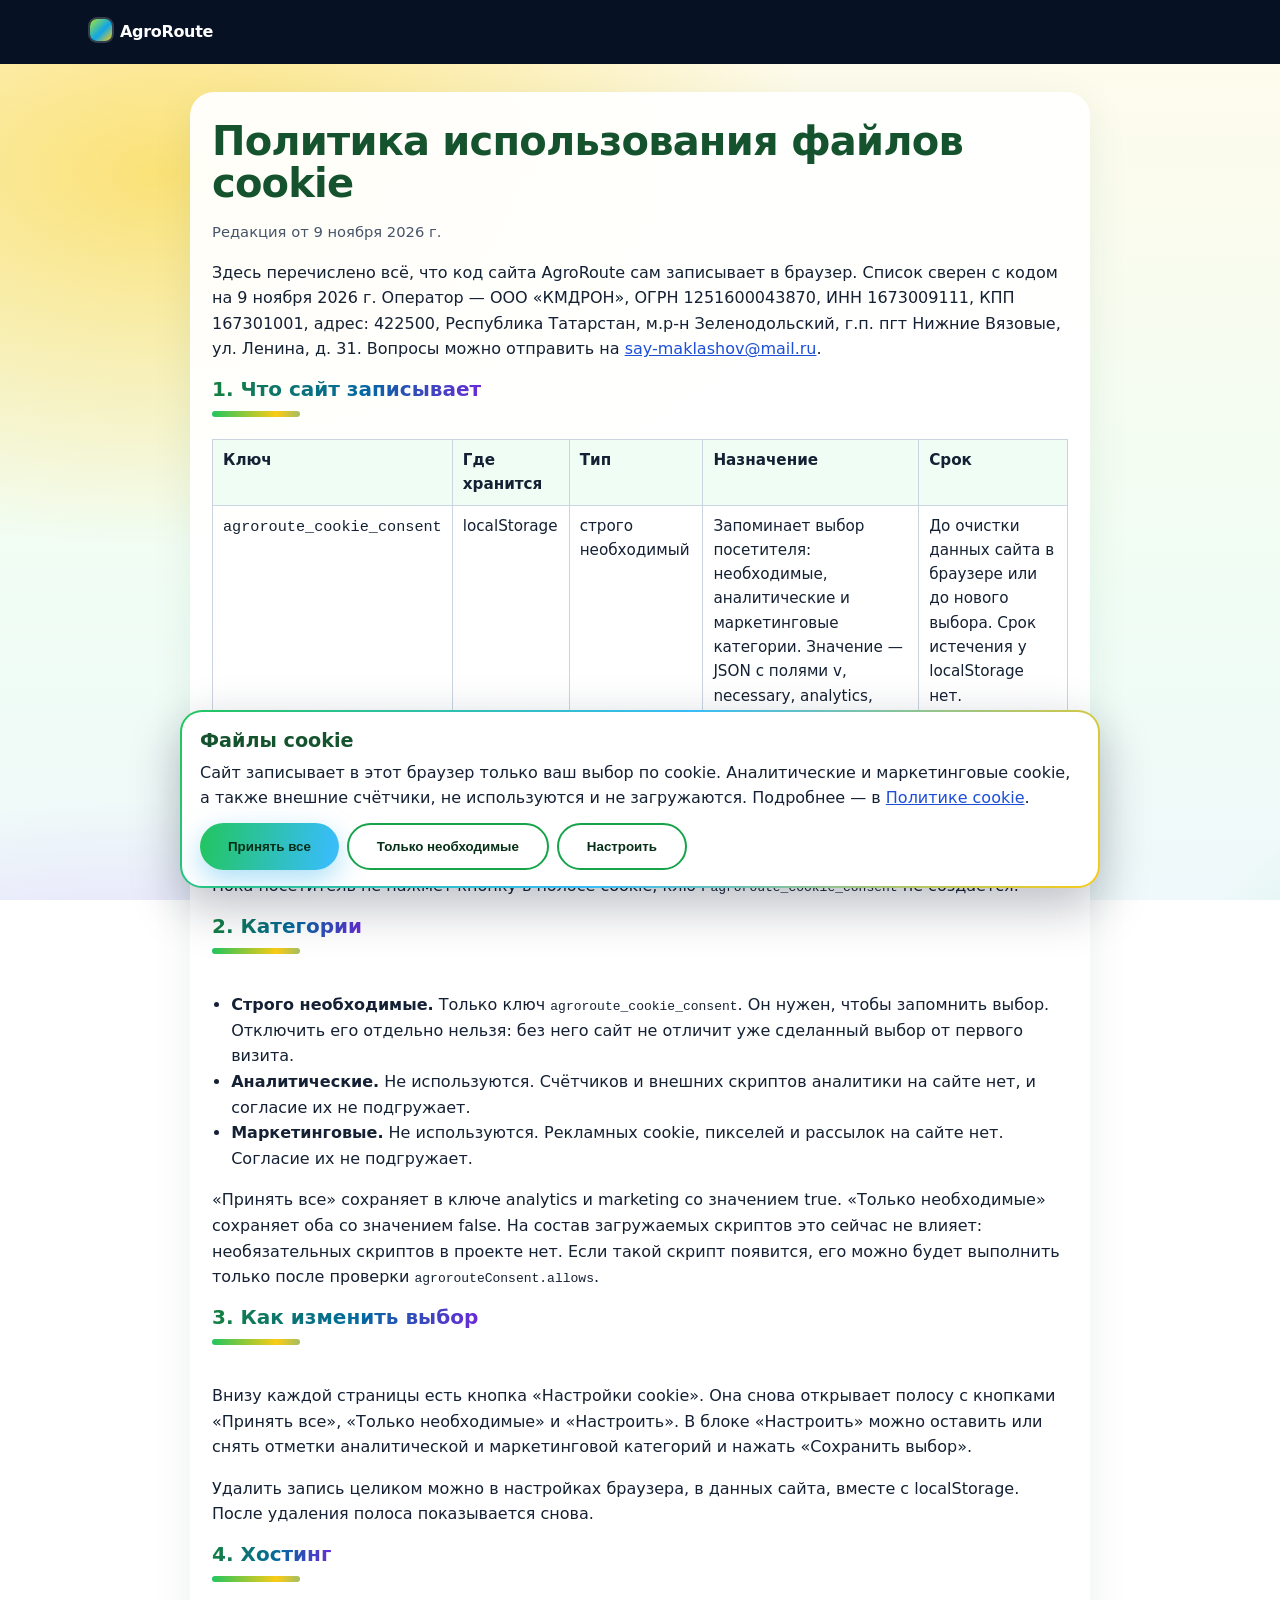
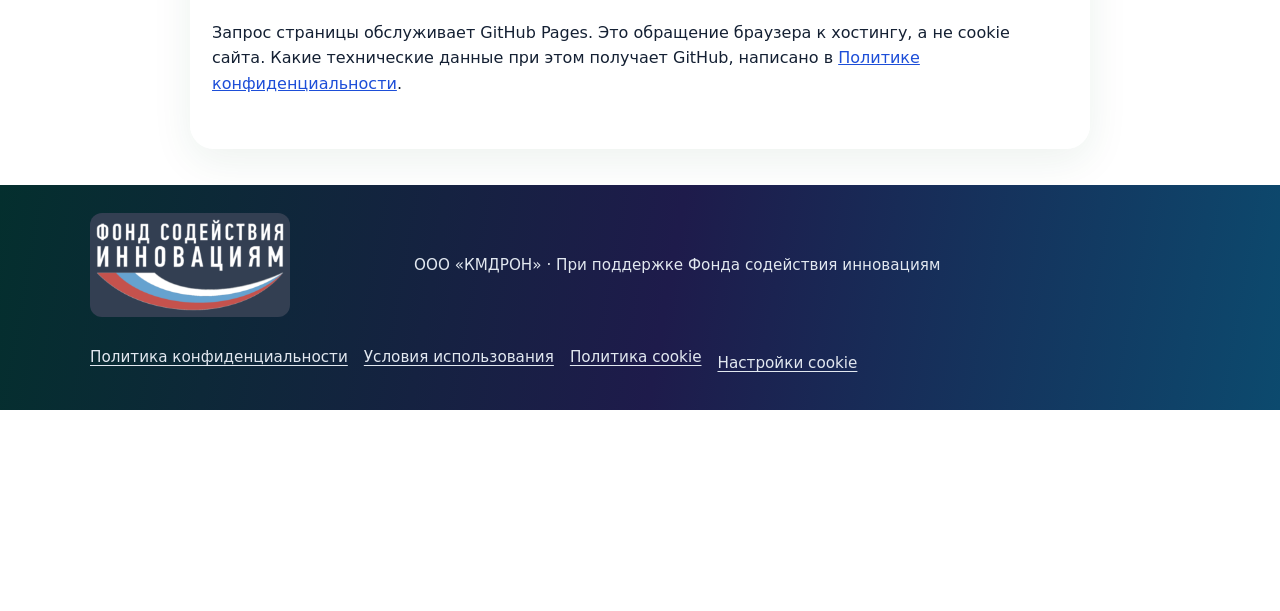
<file: cookies.html>
<!doctype html>
<html lang="ru">
<head>
<meta charset="utf-8">
<meta name="viewport" content="width=device-width, initial-scale=1">
<title>Политика cookie — AgroRoute</title>
<meta name="description" content="Какие cookie, localStorage и sessionStorage использует сайт AgroRoute.">
<link rel="stylesheet" href="style.css">
</head>
<body>
<div class="mesh" aria-hidden="true"></div>
<header class="legal-top"><div class="wrap"><a class="logo" href="index.html"><span class="logo-mark" aria-hidden="true"></span>AgroRoute</a></div></header>
<main class="legal-doc">
  <h1>Политика использования файлов cookie</h1>
  <p class="note">Редакция от 9 ноября 2026 г.</p>
  <p>Здесь перечислено всё, что код сайта AgroRoute сам записывает в браузер. Список сверен с кодом на 9 ноября 2026 г. Оператор — ООО «КМДРОН», ОГРН 1251600043870, ИНН 1673009111, КПП 167301001, адрес: 422500, Республика Татарстан, м.р-н Зеленодольский, г.п. пгт Нижние Вязовые, ул. Ленина, д. 31. Вопросы можно отправить на <a href="mailto:say-maklashov@mail.ru">say-maklashov@mail.ru</a>.</p>

  <h2>1. Что сайт записывает</h2>
  <div class="table-wrap">
    <table>
      <thead>
        <tr><th>Ключ</th><th>Где хранится</th><th>Тип</th><th>Назначение</th><th>Срок</th></tr>
      </thead>
      <tbody>
        <tr>
          <td><code>agroroute_cookie_consent</code></td>
          <td>localStorage</td>
          <td>строго необходимый</td>
          <td>Запоминает выбор посетителя: необходимые, аналитические и маркетинговые категории. Значение — JSON с полями v, necessary, analytics, marketing. На сервер оператора не отправляется.</td>
          <td>До очистки данных сайта в браузере или до нового выбора. Срок истечения у localStorage нет.</td>
        </tr>
      </tbody>
    </table>
  </div>
  <p>Файлов cookie код сайта не устанавливает. Ключей sessionStorage код сайта не устанавливает. Других ключей localStorage код сайта не устанавливает.</p>
  <p>Пока посетитель не нажмёт кнопку в полосе cookie, ключ <code>agroroute_cookie_consent</code> не создаётся.</p>

  <h2>2. Категории</h2>
  <ul>
    <li><b>Строго необходимые.</b> Только ключ <code>agroroute_cookie_consent</code>. Он нужен, чтобы запомнить выбор. Отключить его отдельно нельзя: без него сайт не отличит уже сделанный выбор от первого визита.</li>
    <li><b>Аналитические.</b> Не используются. Счётчиков и внешних скриптов аналитики на сайте нет, и согласие их не подгружает.</li>
    <li><b>Маркетинговые.</b> Не используются. Рекламных cookie, пикселей и рассылок на сайте нет. Согласие их не подгружает.</li>
  </ul>
  <p>«Принять все» сохраняет в ключе analytics и marketing со значением true. «Только необходимые» сохраняет оба со значением false. На состав загружаемых скриптов это сейчас не влияет: необязательных скриптов в проекте нет. Если такой скрипт появится, его можно будет выполнить только после проверки <code>agrorouteConsent.allows</code>.</p>

  <h2>3. Как изменить выбор</h2>
  <p>Внизу каждой страницы есть кнопка «Настройки cookie». Она снова открывает полосу с кнопками «Принять все», «Только необходимые» и «Настроить». В блоке «Настроить» можно оставить или снять отметки аналитической и маркетинговой категорий и нажать «Сохранить выбор».</p>
  <p>Удалить запись целиком можно в настройках браузера, в данных сайта, вместе с localStorage. После удаления полоса показывается снова.</p>

  <h2>4. Хостинг</h2>
  <p>Запрос страницы обслуживает GitHub Pages. Это обращение браузера к хостингу, а не cookie сайта. Какие технические данные при этом получает GitHub, написано в <a href="privacy.html">Политике конфиденциальности</a>.</p>
</main>
<footer>
  <div class="wrap footer-support">
      <a class="fasie-logo-link" href="https://fasie.ru" target="_blank" rel="noopener noreferrer">
        <img class="fasie-logo fasie-logo-on-dark" src="img/fasie-logo-light.png" width="300" height="157" alt="Логотип Фонда содействия инновациям">
      </a>
    <div>ООО «КМДРОН» · При поддержке Фонда содействия инновациям</div>
    <ul class="legal-links">
      <li><a href="privacy.html">Политика конфиденциальности</a></li>
      <li><a href="terms.html">Условия использования</a></li>
      <li><a href="cookies.html">Политика cookie</a></li>
      <li><button type="button" data-cookie-settings>Настройки cookie</button></li>
    </ul>
  </div>
</footer>
<div id="cookie-banner" class="cookie-banner" role="dialog" aria-labelledby="cookie-title" aria-describedby="cookie-desc">
  <div class="cookie-card">
    <h2 id="cookie-title">Файлы cookie</h2>
    <p id="cookie-desc">Сайт записывает в этот браузер только ваш выбор по cookie. Аналитические и маркетинговые cookie, а также внешние счётчики, не используются и не загружаются. Подробнее — в <a href="cookies.html">Политике cookie</a>.</p>
    <div class="cookie-actions">
      <button type="button" class="btn" id="cookie-accept">Принять все</button>
      <button type="button" class="btn btn-ghost" id="cookie-necessary">Только необходимые</button>
      <button type="button" class="btn btn-ghost" id="cookie-settings" aria-expanded="false" aria-controls="cookie-panel">Настроить</button>
    </div>
    <div id="cookie-panel" class="cookie-panel" hidden>
      <label><input type="checkbox" checked disabled><span>Строго необходимые<small>Всегда включены. В localStorage сохраняется ключ agroroute_cookie_consent — запись о вашем выборе. На сервер оператора она не отправляется.</small></span></label>
      <label><input id="cookie-analytics" type="checkbox"><span>Аналитические<small>На сайте не используются: скрипт аналитики не подключается ни до, ни после согласия.</small></span></label>
      <label><input id="cookie-marketing" type="checkbox"><span>Маркетинговые<small>На сайте не используются: рекламные cookie и пиксели не подключаются.</small></span></label>
      <button type="button" class="btn" id="cookie-save">Сохранить выбор</button>
    </div>
  </div>
</div>
<script>
try { if (localStorage.getItem('agroroute_cookie_consent')) document.getElementById('cookie-banner').hidden = true; } catch (e) {}
</script>
<script src="consent.js" defer></script>
</body>
</html>
</file>
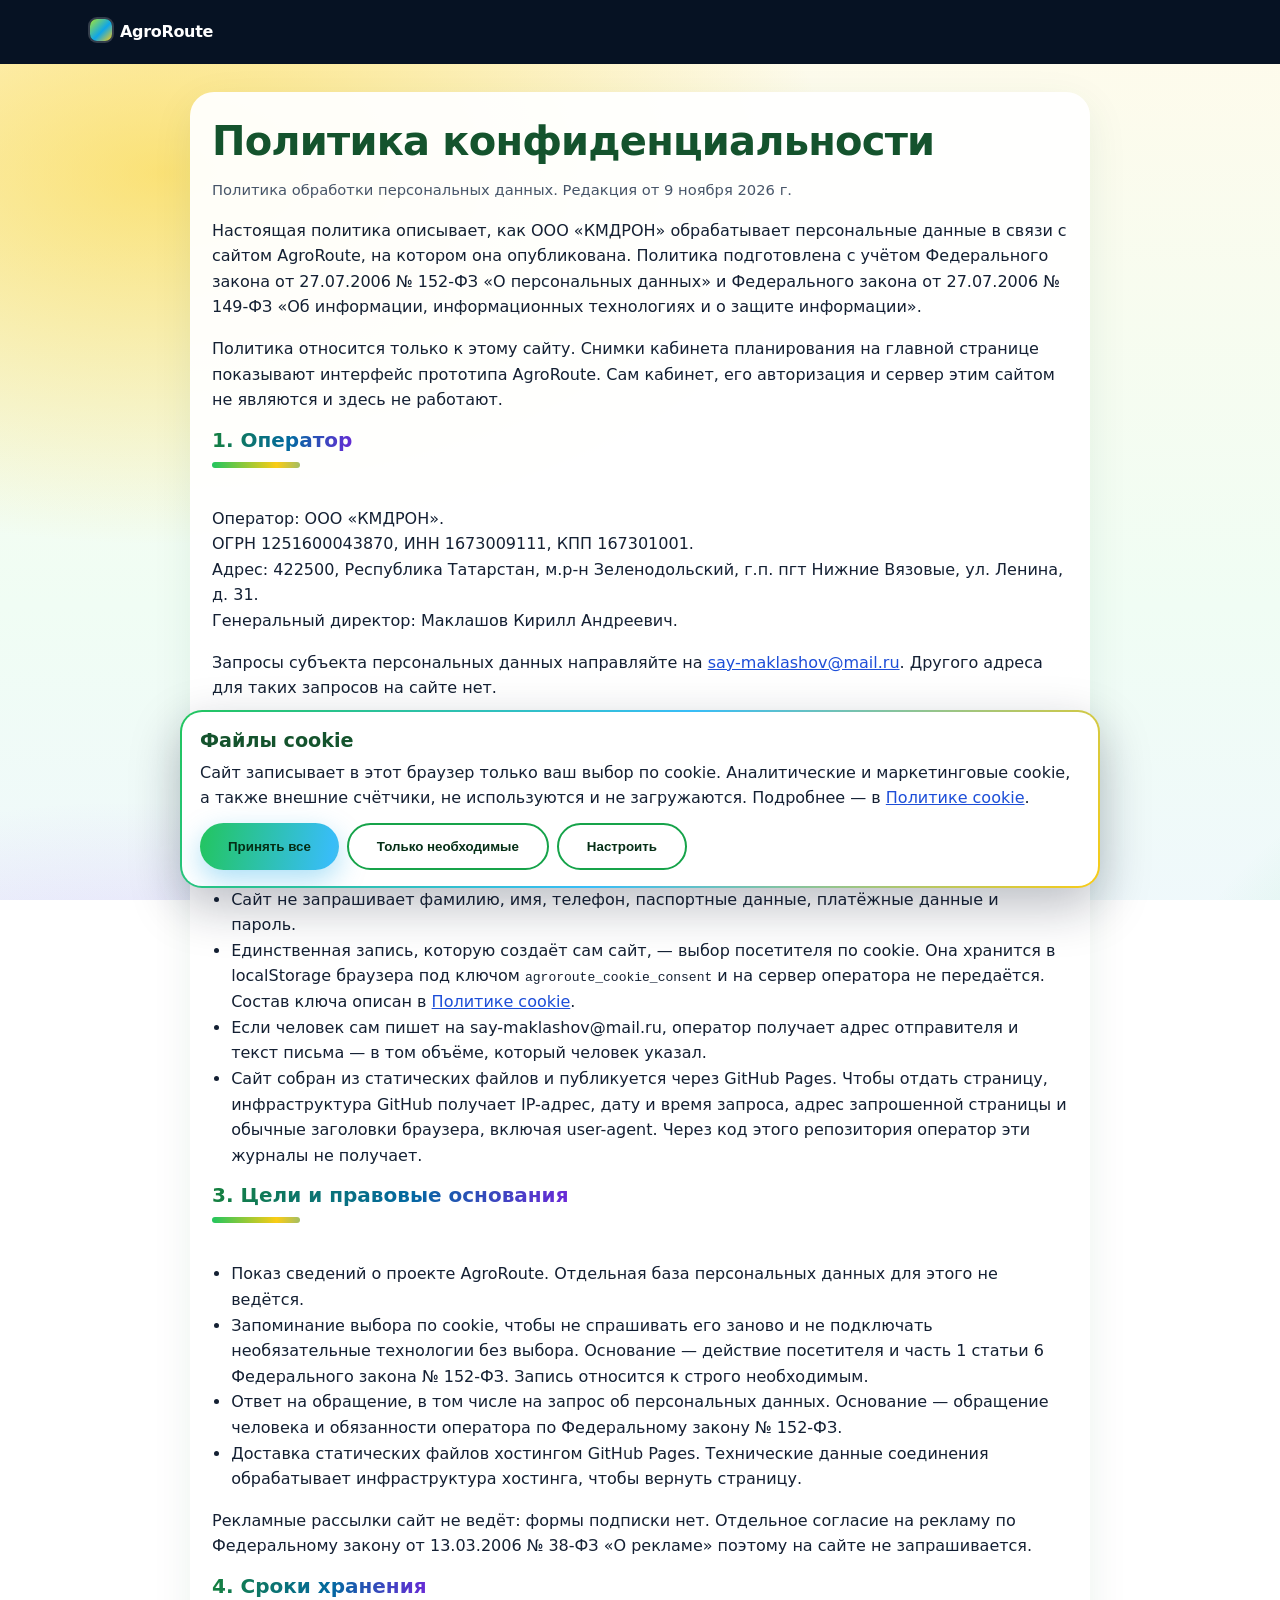
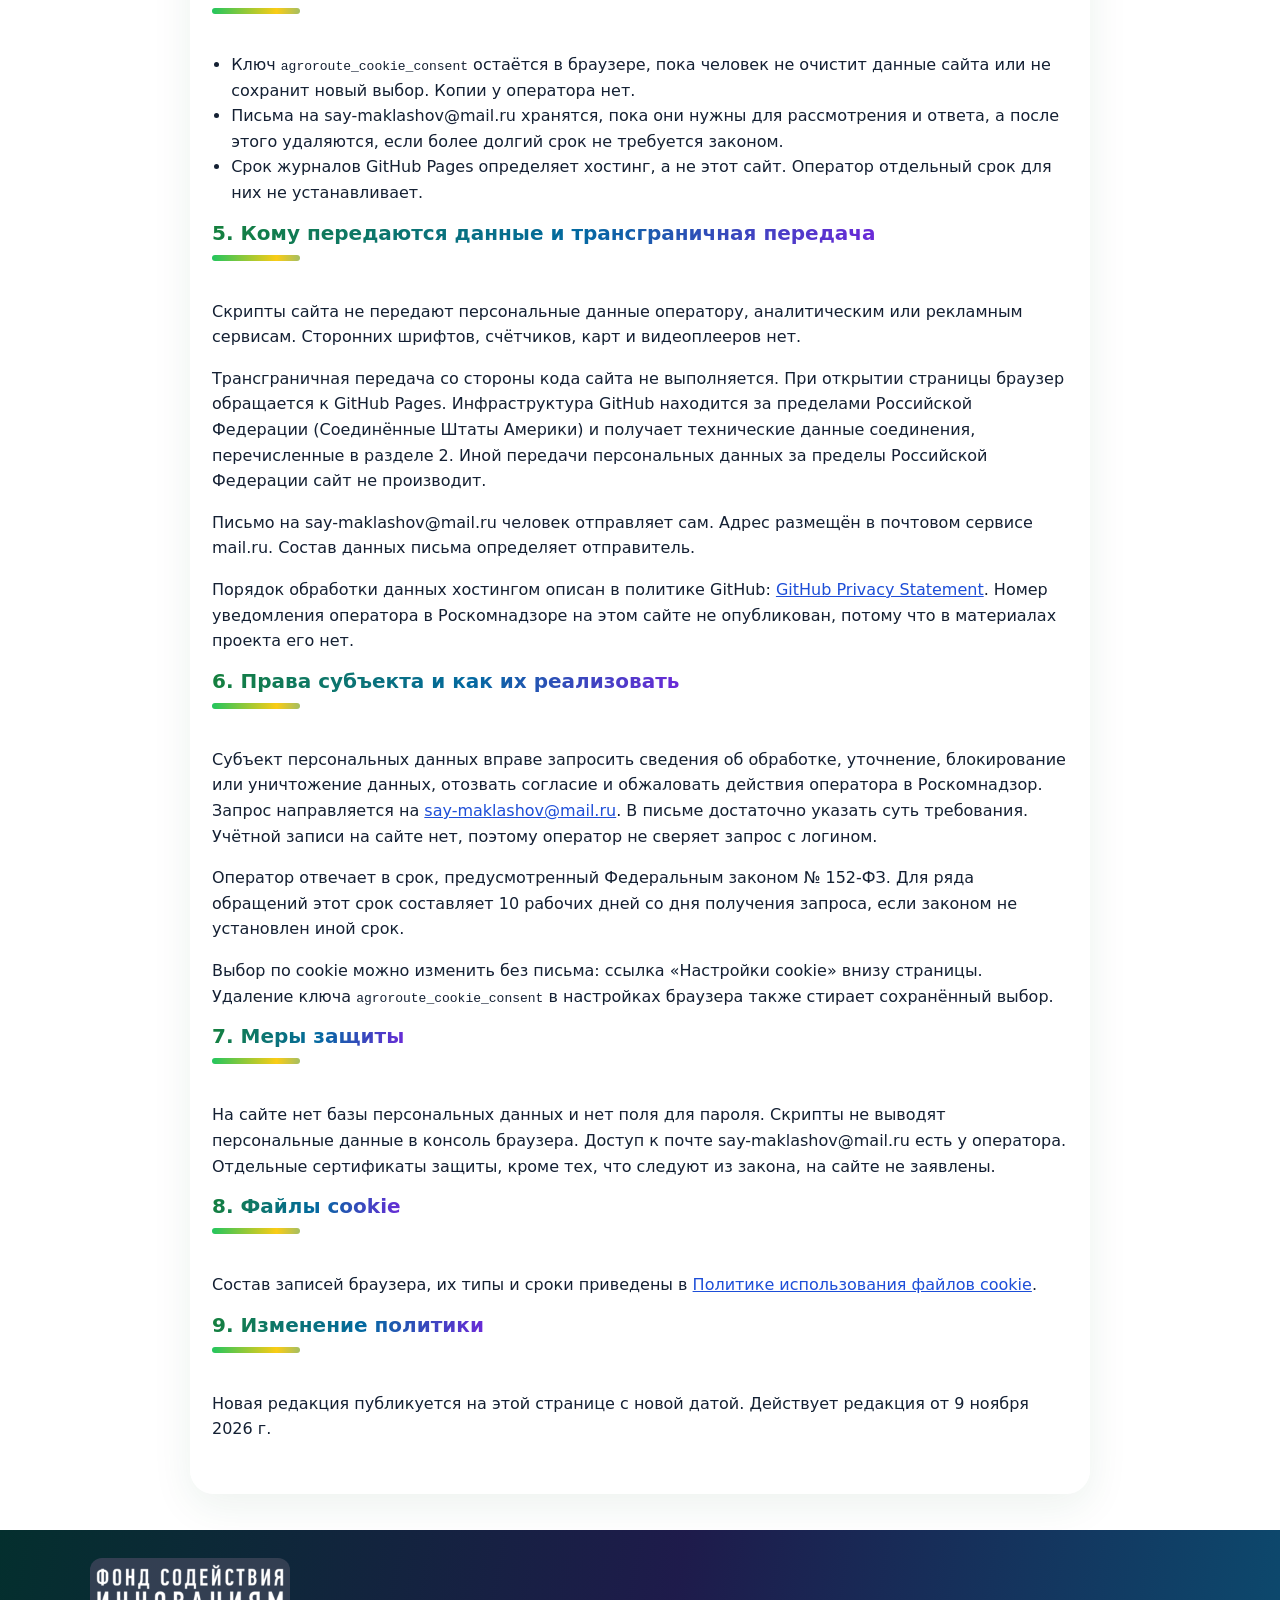
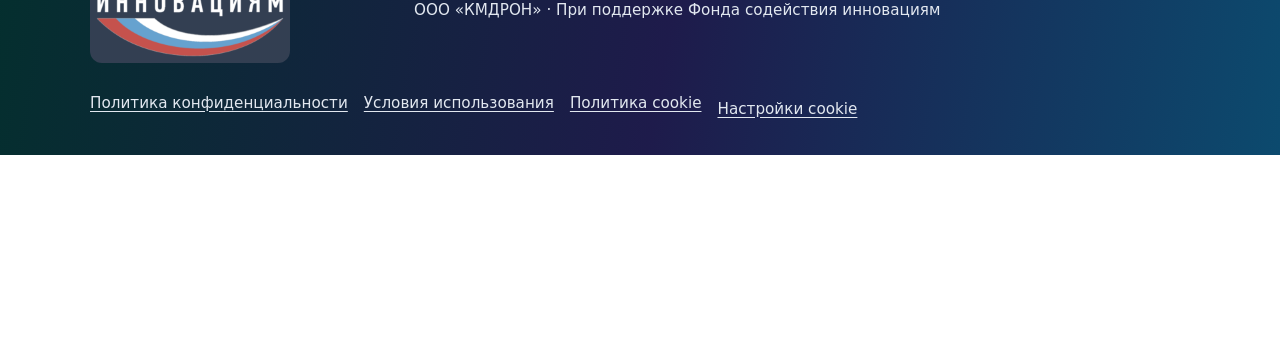
<file: privacy.html>
<!doctype html>
<html lang="ru">
<head>
<meta charset="utf-8">
<meta name="viewport" content="width=device-width, initial-scale=1">
<title>Политика конфиденциальности — AgroRoute</title>
<meta name="description" content="Политика обработки персональных данных сайта AgroRoute, оператор ООО «КМДРОН».">
<link rel="stylesheet" href="style.css">
</head>
<body>
<div class="mesh" aria-hidden="true"></div>
<header class="legal-top"><div class="wrap"><a class="logo" href="index.html"><span class="logo-mark" aria-hidden="true"></span>AgroRoute</a></div></header>
<main class="legal-doc">
  <h1>Политика конфиденциальности</h1>
  <p class="note">Политика обработки персональных данных. Редакция от 9 ноября 2026 г.</p>
  <p>Настоящая политика описывает, как ООО «КМДРОН» обрабатывает персональные данные в связи с сайтом AgroRoute, на котором она опубликована. Политика подготовлена с учётом Федерального закона от 27.07.2006 № 152-ФЗ «О персональных данных» и Федерального закона от 27.07.2006 № 149-ФЗ «Об информации, информационных технологиях и о защите информации».</p>
  <p>Политика относится только к этому сайту. Снимки кабинета планирования на главной странице показывают интерфейс прототипа AgroRoute. Сам кабинет, его авторизация и сервер этим сайтом не являются и здесь не работают.</p>

  <h2>1. Оператор</h2>
  <p>Оператор: ООО «КМДРОН».<br>
  ОГРН 1251600043870, ИНН 1673009111, КПП 167301001.<br>
  Адрес: 422500, Республика Татарстан, м.р-н Зеленодольский, г.п. пгт Нижние Вязовые, ул. Ленина, д. 31.<br>
  Генеральный директор: Маклашов Кирилл Андреевич.</p>
  <p>Запросы субъекта персональных данных направляйте на <a href="mailto:say-maklashov@mail.ru">say-maklashov@mail.ru</a>. Другого адреса для таких запросов на сайте нет.</p>

  <h2>2. Какие данные обрабатываются</h2>
  <p>Код сайта проверен по состоянию на 9 ноября 2026 г. На сайте нет форм, регистрации, личного кабинета и оплаты. Скрипты сайта не отправляют данные на сервер оператора и не пишут персональные данные в журналы.</p>
  <ul>
    <li>Сайт не запрашивает фамилию, имя, телефон, паспортные данные, платёжные данные и пароль.</li>
    <li>Единственная запись, которую создаёт сам сайт, — выбор посетителя по cookie. Она хранится в localStorage браузера под ключом <code>agroroute_cookie_consent</code> и на сервер оператора не передаётся. Состав ключа описан в <a href="cookies.html">Политике cookie</a>.</li>
    <li>Если человек сам пишет на say-maklashov@mail.ru, оператор получает адрес отправителя и текст письма — в том объёме, который человек указал.</li>
    <li>Сайт собран из статических файлов и публикуется через GitHub Pages. Чтобы отдать страницу, инфраструктура GitHub получает IP-адрес, дату и время запроса, адрес запрошенной страницы и обычные заголовки браузера, включая user-agent. Через код этого репозитория оператор эти журналы не получает.</li>
  </ul>

  <h2>3. Цели и правовые основания</h2>
  <ul>
    <li>Показ сведений о проекте AgroRoute. Отдельная база персональных данных для этого не ведётся.</li>
    <li>Запоминание выбора по cookie, чтобы не спрашивать его заново и не подключать необязательные технологии без выбора. Основание — действие посетителя и часть 1 статьи 6 Федерального закона № 152-ФЗ. Запись относится к строго необходимым.</li>
    <li>Ответ на обращение, в том числе на запрос об персональных данных. Основание — обращение человека и обязанности оператора по Федеральному закону № 152-ФЗ.</li>
    <li>Доставка статических файлов хостингом GitHub Pages. Технические данные соединения обрабатывает инфраструктура хостинга, чтобы вернуть страницу.</li>
  </ul>
  <p>Рекламные рассылки сайт не ведёт: формы подписки нет. Отдельное согласие на рекламу по Федеральному закону от 13.03.2006 № 38-ФЗ «О рекламе» поэтому на сайте не запрашивается.</p>

  <h2>4. Сроки хранения</h2>
  <ul>
    <li>Ключ <code>agroroute_cookie_consent</code> остаётся в браузере, пока человек не очистит данные сайта или не сохранит новый выбор. Копии у оператора нет.</li>
    <li>Письма на say-maklashov@mail.ru хранятся, пока они нужны для рассмотрения и ответа, а после этого удаляются, если более долгий срок не требуется законом.</li>
    <li>Срок журналов GitHub Pages определяет хостинг, а не этот сайт. Оператор отдельный срок для них не устанавливает.</li>
  </ul>

  <h2>5. Кому передаются данные и трансграничная передача</h2>
  <p>Скрипты сайта не передают персональные данные оператору, аналитическим или рекламным сервисам. Сторонних шрифтов, счётчиков, карт и видеоплееров нет.</p>
  <p>Трансграничная передача со стороны кода сайта не выполняется. При открытии страницы браузер обращается к GitHub Pages. Инфраструктура GitHub находится за пределами Российской Федерации (Соединённые Штаты Америки) и получает технические данные соединения, перечисленные в разделе 2. Иной передачи персональных данных за пределы Российской Федерации сайт не производит.</p>
  <p>Письмо на say-maklashov@mail.ru человек отправляет сам. Адрес размещён в почтовом сервисе mail.ru. Состав данных письма определяет отправитель.</p>
  <p>Порядок обработки данных хостингом описан в политике GitHub: <a href="https://docs.github.com/en/site-policy/privacy-policies/github-privacy-statement" rel="noopener noreferrer">GitHub Privacy Statement</a>. Номер уведомления оператора в Роскомнадзоре на этом сайте не опубликован, потому что в материалах проекта его нет.</p>

  <h2>6. Права субъекта и как их реализовать</h2>
  <p>Субъект персональных данных вправе запросить сведения об обработке, уточнение, блокирование или уничтожение данных, отозвать согласие и обжаловать действия оператора в Роскомнадзор. Запрос направляется на <a href="mailto:say-maklashov@mail.ru">say-maklashov@mail.ru</a>. В письме достаточно указать суть требования. Учётной записи на сайте нет, поэтому оператор не сверяет запрос с логином.</p>
  <p>Оператор отвечает в срок, предусмотренный Федеральным законом № 152-ФЗ. Для ряда обращений этот срок составляет 10 рабочих дней со дня получения запроса, если законом не установлен иной срок.</p>
  <p>Выбор по cookie можно изменить без письма: ссылка «Настройки cookie» внизу страницы. Удаление ключа <code>agroroute_cookie_consent</code> в настройках браузера также стирает сохранённый выбор.</p>

  <h2>7. Меры защиты</h2>
  <p>На сайте нет базы персональных данных и нет поля для пароля. Скрипты не выводят персональные данные в консоль браузера. Доступ к почте say-maklashov@mail.ru есть у оператора. Отдельные сертификаты защиты, кроме тех, что следуют из закона, на сайте не заявлены.</p>

  <h2>8. Файлы cookie</h2>
  <p>Состав записей браузера, их типы и сроки приведены в <a href="cookies.html">Политике использования файлов cookie</a>.</p>

  <h2>9. Изменение политики</h2>
  <p>Новая редакция публикуется на этой странице с новой датой. Действует редакция от 9 ноября 2026 г.</p>
</main>
<footer>
  <div class="wrap footer-support">
      <a class="fasie-logo-link" href="https://fasie.ru" target="_blank" rel="noopener noreferrer">
        <img class="fasie-logo fasie-logo-on-dark" src="img/fasie-logo-light.png" width="300" height="157" alt="Логотип Фонда содействия инновациям">
      </a>
    <div>ООО «КМДРОН» · При поддержке Фонда содействия инновациям</div>
    <ul class="legal-links">
      <li><a href="privacy.html">Политика конфиденциальности</a></li>
      <li><a href="terms.html">Условия использования</a></li>
      <li><a href="cookies.html">Политика cookie</a></li>
      <li><button type="button" data-cookie-settings>Настройки cookie</button></li>
    </ul>
  </div>
</footer>
<div id="cookie-banner" class="cookie-banner" role="dialog" aria-labelledby="cookie-title" aria-describedby="cookie-desc">
  <div class="cookie-card">
    <h2 id="cookie-title">Файлы cookie</h2>
    <p id="cookie-desc">Сайт записывает в этот браузер только ваш выбор по cookie. Аналитические и маркетинговые cookie, а также внешние счётчики, не используются и не загружаются. Подробнее — в <a href="cookies.html">Политике cookie</a>.</p>
    <div class="cookie-actions">
      <button type="button" class="btn" id="cookie-accept">Принять все</button>
      <button type="button" class="btn btn-ghost" id="cookie-necessary">Только необходимые</button>
      <button type="button" class="btn btn-ghost" id="cookie-settings" aria-expanded="false" aria-controls="cookie-panel">Настроить</button>
    </div>
    <div id="cookie-panel" class="cookie-panel" hidden>
      <label><input type="checkbox" checked disabled><span>Строго необходимые<small>Всегда включены. В localStorage сохраняется ключ agroroute_cookie_consent — запись о вашем выборе. На сервер оператора она не отправляется.</small></span></label>
      <label><input id="cookie-analytics" type="checkbox"><span>Аналитические<small>На сайте не используются: скрипт аналитики не подключается ни до, ни после согласия.</small></span></label>
      <label><input id="cookie-marketing" type="checkbox"><span>Маркетинговые<small>На сайте не используются: рекламные cookie и пиксели не подключаются.</small></span></label>
      <button type="button" class="btn" id="cookie-save">Сохранить выбор</button>
    </div>
  </div>
</div>
<script>
try { if (localStorage.getItem('agroroute_cookie_consent')) document.getElementById('cookie-banner').hidden = true; } catch (e) {}
</script>
<script src="consent.js" defer></script>
</body>
</html>
</file>
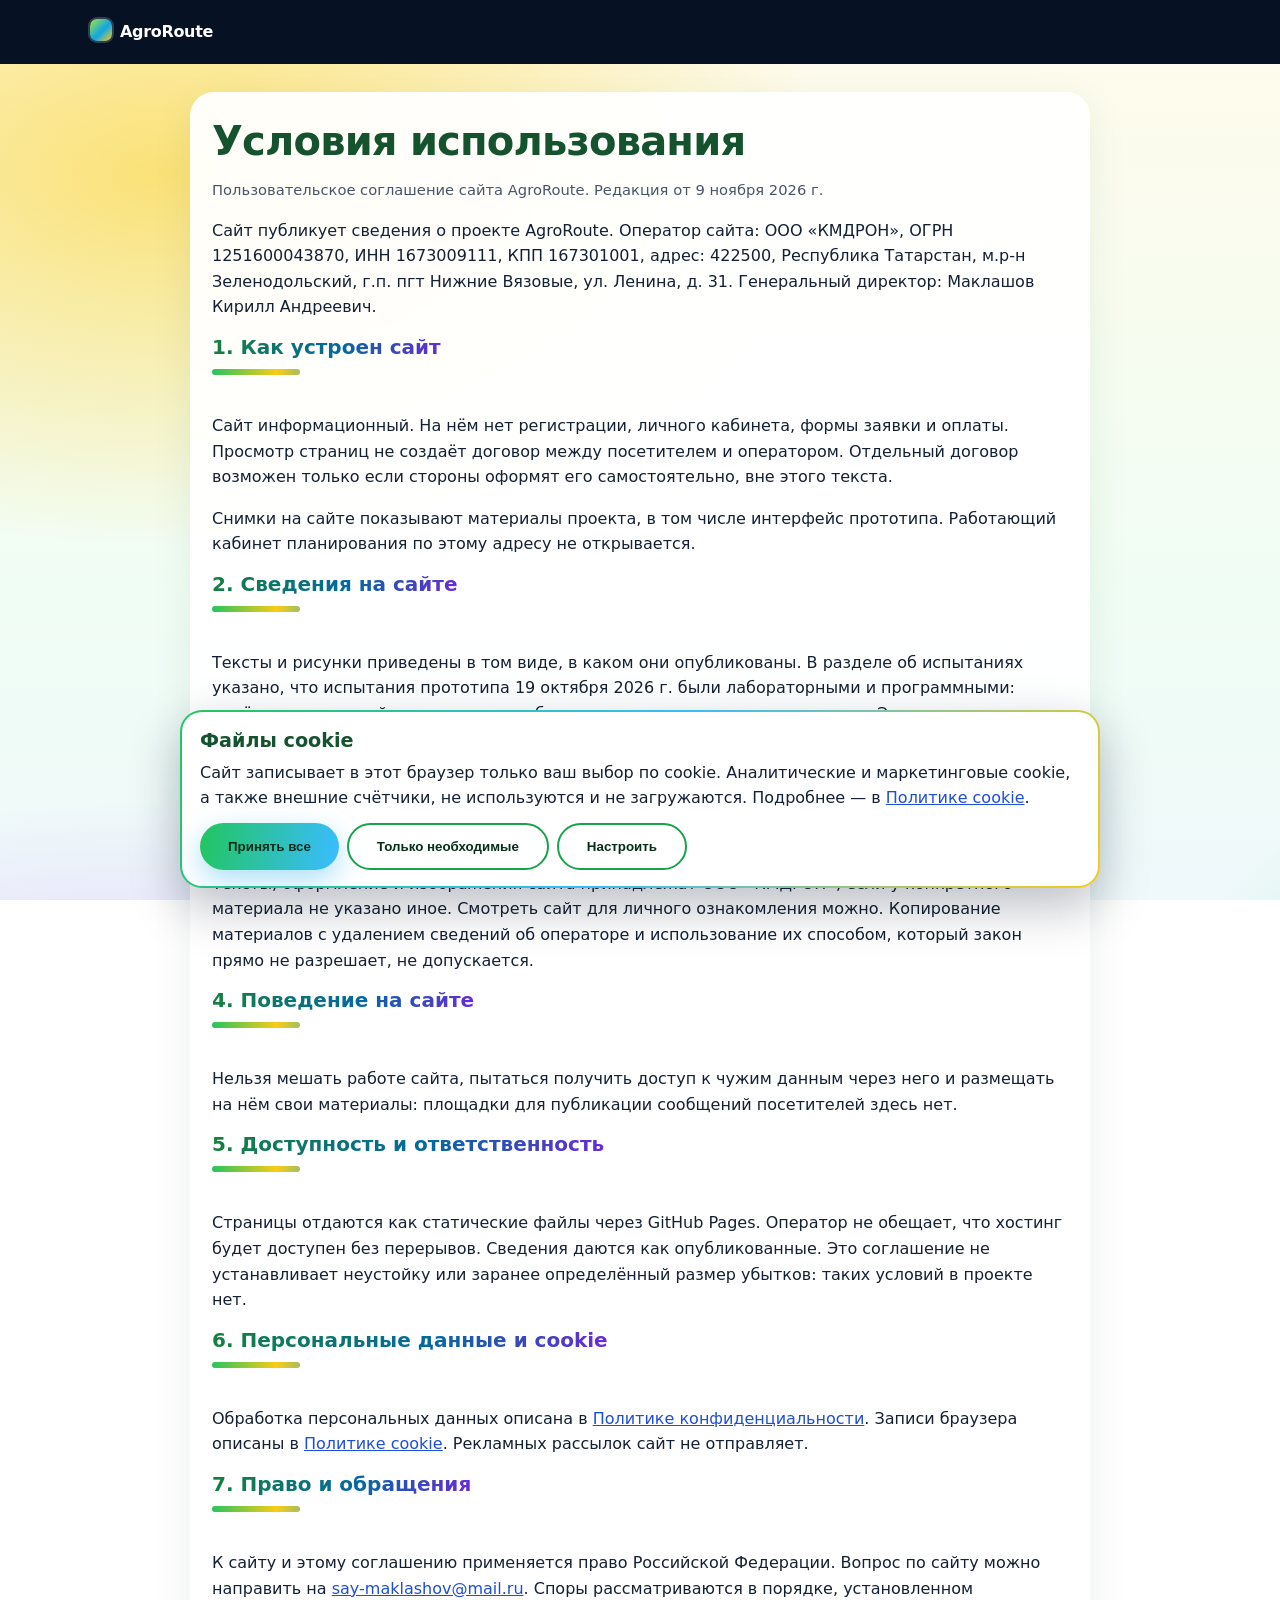
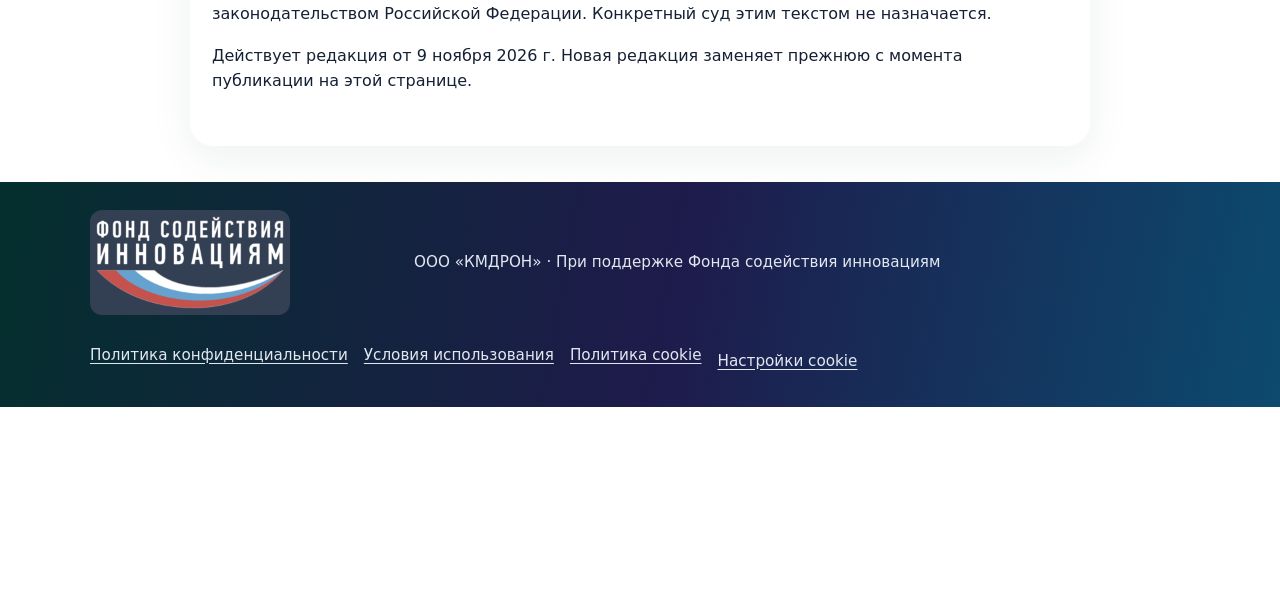
<file: terms.html>
<!doctype html>
<html lang="ru">
<head>
<meta charset="utf-8">
<meta name="viewport" content="width=device-width, initial-scale=1">
<title>Условия использования — AgroRoute</title>
<meta name="description" content="Пользовательское соглашение сайта AgroRoute, оператор ООО «КМДРОН».">
<link rel="stylesheet" href="style.css">
</head>
<body>
<div class="mesh" aria-hidden="true"></div>
<header class="legal-top"><div class="wrap"><a class="logo" href="index.html"><span class="logo-mark" aria-hidden="true"></span>AgroRoute</a></div></header>
<main class="legal-doc">
  <h1>Условия использования</h1>
  <p class="note">Пользовательское соглашение сайта AgroRoute. Редакция от 9 ноября 2026 г.</p>
  <p>Сайт публикует сведения о проекте AgroRoute. Оператор сайта: ООО «КМДРОН», ОГРН 1251600043870, ИНН 1673009111, КПП 167301001, адрес: 422500, Республика Татарстан, м.р-н Зеленодольский, г.п. пгт Нижние Вязовые, ул. Ленина, д. 31. Генеральный директор: Маклашов Кирилл Андреевич.</p>

  <h2>1. Как устроен сайт</h2>
  <p>Сайт информационный. На нём нет регистрации, личного кабинета, формы заявки и оплаты. Просмотр страниц не создаёт договор между посетителем и оператором. Отдельный договор возможен только если стороны оформят его самостоятельно, вне этого текста.</p>
  <p>Снимки на сайте показывают материалы проекта, в том числе интерфейс прототипа. Работающий кабинет планирования по этому адресу не открывается.</p>

  <h2>2. Сведения на сайте</h2>
  <p>Тексты и рисунки приведены в том виде, в каком они опубликованы. В разделе об испытаниях указано, что испытания прототипа 19 октября 2026 г. были лабораторными и программными: полёты, аппаратный контроллер и мобильное приложение в них не входили. Эти условия не добавляют к опубликованным результатам новых цифр и не отменяют ограничений, которые уже написаны на главной странице.</p>

  <h2>3. Интеллектуальная собственность</h2>
  <p>Тексты, оформление и изображения сайта принадлежат ООО «КМДРОН», если у конкретного материала не указано иное. Смотреть сайт для личного ознакомления можно. Копирование материалов с удалением сведений об операторе и использование их способом, который закон прямо не разрешает, не допускается.</p>

  <h2>4. Поведение на сайте</h2>
  <p>Нельзя мешать работе сайта, пытаться получить доступ к чужим данным через него и размещать на нём свои материалы: площадки для публикации сообщений посетителей здесь нет.</p>

  <h2>5. Доступность и ответственность</h2>
  <p>Страницы отдаются как статические файлы через GitHub Pages. Оператор не обещает, что хостинг будет доступен без перерывов. Сведения даются как опубликованные. Это соглашение не устанавливает неустойку или заранее определённый размер убытков: таких условий в проекте нет.</p>

  <h2>6. Персональные данные и cookie</h2>
  <p>Обработка персональных данных описана в <a href="privacy.html">Политике конфиденциальности</a>. Записи браузера описаны в <a href="cookies.html">Политике cookie</a>. Рекламных рассылок сайт не отправляет.</p>

  <h2>7. Право и обращения</h2>
  <p>К сайту и этому соглашению применяется право Российской Федерации. Вопрос по сайту можно направить на <a href="mailto:say-maklashov@mail.ru">say-maklashov@mail.ru</a>. Споры рассматриваются в порядке, установленном законодательством Российской Федерации. Конкретный суд этим текстом не назначается.</p>
  <p>Действует редакция от 9 ноября 2026 г. Новая редакция заменяет прежнюю с момента публикации на этой странице.</p>
</main>
<footer>
  <div class="wrap footer-support">
      <a class="fasie-logo-link" href="https://fasie.ru" target="_blank" rel="noopener noreferrer">
        <img class="fasie-logo fasie-logo-on-dark" src="img/fasie-logo-light.png" width="300" height="157" alt="Логотип Фонда содействия инновациям">
      </a>
    <div>ООО «КМДРОН» · При поддержке Фонда содействия инновациям</div>
    <ul class="legal-links">
      <li><a href="privacy.html">Политика конфиденциальности</a></li>
      <li><a href="terms.html">Условия использования</a></li>
      <li><a href="cookies.html">Политика cookie</a></li>
      <li><button type="button" data-cookie-settings>Настройки cookie</button></li>
    </ul>
  </div>
</footer>
<div id="cookie-banner" class="cookie-banner" role="dialog" aria-labelledby="cookie-title" aria-describedby="cookie-desc">
  <div class="cookie-card">
    <h2 id="cookie-title">Файлы cookie</h2>
    <p id="cookie-desc">Сайт записывает в этот браузер только ваш выбор по cookie. Аналитические и маркетинговые cookie, а также внешние счётчики, не используются и не загружаются. Подробнее — в <a href="cookies.html">Политике cookie</a>.</p>
    <div class="cookie-actions">
      <button type="button" class="btn" id="cookie-accept">Принять все</button>
      <button type="button" class="btn btn-ghost" id="cookie-necessary">Только необходимые</button>
      <button type="button" class="btn btn-ghost" id="cookie-settings" aria-expanded="false" aria-controls="cookie-panel">Настроить</button>
    </div>
    <div id="cookie-panel" class="cookie-panel" hidden>
      <label><input type="checkbox" checked disabled><span>Строго необходимые<small>Всегда включены. В localStorage сохраняется ключ agroroute_cookie_consent — запись о вашем выборе. На сервер оператора она не отправляется.</small></span></label>
      <label><input id="cookie-analytics" type="checkbox"><span>Аналитические<small>На сайте не используются: скрипт аналитики не подключается ни до, ни после согласия.</small></span></label>
      <label><input id="cookie-marketing" type="checkbox"><span>Маркетинговые<small>На сайте не используются: рекламные cookie и пиксели не подключаются.</small></span></label>
      <button type="button" class="btn" id="cookie-save">Сохранить выбор</button>
    </div>
  </div>
</div>
<script>
try { if (localStorage.getItem('agroroute_cookie_consent')) document.getElementById('cookie-banner').hidden = true; } catch (e) {}
</script>
<script src="consent.js" defer></script>
</body>
</html>
</file>
<file: style.css>
:root {
  --a: #16a34a;
  --b: #0ea5e9;
  --c: #6d28d9;
  --d: #071427;
  --sun: #f59e0b;
  --ink: #142033;
  --muted: #3e4c63;
}
* { box-sizing: border-box; }
html { scroll-behavior: smooth; scroll-padding-top: 76px; }
body {
  margin: 0;
  font-family: system-ui, -apple-system, "Segoe UI", Roboto, Arial, sans-serif;
  color: var(--ink);
  background: transparent;
  line-height: 1.6;
}
img { max-width: 100%; display: block; }
.wrap { max-width: 1140px; margin: 0 auto; padding: 0 20px; }
section { padding: 80px 0; position: relative; z-index: 1; }
header.hero, footer { position: relative; z-index: 1; }
h1 { font-size: clamp(2.4rem, 6vw, 4.4rem); margin: 0 0 16px; line-height: 1.05; letter-spacing: -0.03em; }
h2 {
  font-size: clamp(1.7rem, 3.6vw, 2.5rem);
  margin: 0 0 22px;
  display: inline-block;
  line-height: 1.15;
  color: #14532d;
}
h2::after {
  content: "";
  display: block;
  height: 6px;
  width: 88px;
  margin-top: 10px;
  border-radius: 99px;
  background: linear-gradient(90deg, #22c55e, #facc15, #0ea5e9, #a855f7);
  background-size: 220% 100%;
  animation: slide 5s linear infinite;
}
h3 { margin: 0 0 8px; }
a { color: #1d4ed8; }
:focus-visible { outline: 3px solid var(--sun); outline-offset: 3px; }

@supports ((background-clip: text) or (-webkit-background-clip: text)) {
  h2 {
    background: linear-gradient(100deg, #15803d, #0369a1 55%, #6d28d9);
    -webkit-background-clip: text;
    background-clip: text;
    -webkit-text-fill-color: transparent;
    color: transparent;
  }
}

.mesh {
  position: fixed;
  inset: 0;
  z-index: 0;
  pointer-events: none;
  background:
    radial-gradient(ellipse 48% 38% at 8% 12%, rgba(250, 204, 21, .55), transparent 68%),
    radial-gradient(ellipse 42% 36% at 92% 4%, rgba(14, 165, 233, .42), transparent 70%),
    radial-gradient(ellipse 40% 34% at 84% 72%, rgba(34, 197, 94, .38), transparent 68%),
    radial-gradient(ellipse 36% 32% at 6% 78%, rgba(168, 85, 247, .28), transparent 70%),
    radial-gradient(ellipse 30% 28% at 48% 100%, rgba(244, 114, 182, .22), transparent 70%),
    linear-gradient(180deg, #fffbeb, #f0fdf4 42%, #eff6ff 74%, #fdf4ff);
  background-size: 160% 160%;
  animation: mesh 24s ease-in-out infinite alternate;
}
@keyframes mesh { from { background-position: 0% 0%; } to { background-position: 100% 40%; } }
@keyframes slide { to { background-position: 220% 0; } }
@keyframes grad { 0%, 100% { background-position: 0% 50%; } 50% { background-position: 100% 50%; } }
@keyframes float { 0%, 100% { transform: translate3d(0, 0, 0) scale(1); } 50% { transform: translate3d(36px, 26px, 0) scale(1.12); } }
@keyframes bob { 50% { transform: translateY(-12px); } }
@keyframes shine { to { background-position: 220% center; } }
@keyframes dash { to { stroke-dashoffset: -36; } }
@keyframes pulse { 50% { transform: scale(1.06); } }

.progress { position: fixed; top: 0; left: 0; right: 0; height: 4px; z-index: 80; pointer-events: none; }
.progress span {
  display: block; height: 100%; width: 100%; transform-origin: 0 50%; transform: scaleX(0);
  background: linear-gradient(90deg, #22c55e, #facc15, #0ea5e9, #e879f9);
}

#topnav {
  position: sticky; top: 0; z-index: 50;
  background: color-mix(in srgb, var(--d) 82%, transparent);
  backdrop-filter: blur(14px);
  -webkit-backdrop-filter: blur(14px);
  border-bottom: 1px solid rgba(255, 255, 255, .12);
}
#topnav .wrap { display: flex; align-items: center; justify-content: space-between; height: 64px; gap: 12px; }
.logo { color: #fff; font-weight: 800; text-decoration: none; white-space: nowrap; letter-spacing: -0.02em; }
.logo-mark {
  width: 22px; height: 22px; border-radius: 7px; display: inline-block; margin-right: 8px; vertical-align: -4px;
  background: linear-gradient(135deg, #a3e635, #0ea5e9 55%, #facc15);
  box-shadow: 0 0 0 2px rgba(255, 255, 255, .18);
}
#topnav ul { display: flex; gap: 2px; list-style: none; margin: 0; padding: 0; overflow-x: auto; scrollbar-width: none; }
#topnav ul::-webkit-scrollbar { display: none; }
#topnav ul a {
  color: #e5e7eb; text-decoration: none; padding: 7px 10px; border-radius: 999px;
  font-size: .86rem; white-space: nowrap; transition: background .25s, color .25s, transform .25s;
}
#topnav ul a:hover { background: rgba(255, 255, 255, .14); color: #fff; }
#topnav ul a.active {
  background: linear-gradient(90deg, #22c55e, #38bdf8 55%, #facc15);
  color: #052e16; font-weight: 700;
}
.burger { display: none; background: none; border: 0; padding: 8px; cursor: pointer; }
.burger span { display: block; width: 24px; height: 2px; background: #fff; margin: 5px 0; transition: .3s; }
.burger[aria-expanded="true"] span:nth-child(1) { transform: translateY(7px) rotate(45deg); }
.burger[aria-expanded="true"] span:nth-child(2) { opacity: 0; }
.burger[aria-expanded="true"] span:nth-child(3) { transform: translateY(-7px) rotate(-45deg); }

.hero {
  overflow: hidden;
  color: #fff;
  background: #042f2e;
  isolation: isolate;
}
.hero-sky {
  position: absolute; inset: -14%;
  background:
    radial-gradient(ellipse 40% 50% at 20% 20%, rgba(250, 204, 21, .35), transparent 60%),
    radial-gradient(ellipse 36% 46% at 80% 10%, rgba(56, 189, 248, .4), transparent 62%),
    radial-gradient(ellipse 30% 40% at 70% 80%, rgba(167, 139, 250, .35), transparent 64%),
    linear-gradient(120deg, #042f2e, #1e1b4b 32%, #0c4a6e 58%, #14532d 82%, #3b0764);
  background-size: 280% 280%;
  animation: grad 18s ease infinite;
}
#fx { position: absolute; inset: 0; width: 100%; height: 100%; pointer-events: none; }
.blobs { position: absolute; inset: 0; pointer-events: none; }
.blobs i { position: absolute; border-radius: 50%; filter: blur(40px); opacity: .5; animation: float 14s ease-in-out infinite; }
.b1 { width: 340px; height: 340px; background: #38bdf8; top: -90px; left: -70px; }
.b2 { width: 280px; height: 280px; background: #a3e635; bottom: -100px; right: 6%; animation-delay: -5s; }
.b3 { width: 200px; height: 200px; background: #facc15; top: 18%; left: 42%; opacity: .35; animation-delay: -9s; }
.b4 { width: 180px; height: 180px; background: #e879f9; top: 10%; right: 18%; animation-delay: -3s; }
.hero-grid {
  position: relative; z-index: 2;
  display: grid; grid-template-columns: 1.08fr .92fr; gap: 42px; align-items: center;
  padding-top: 84px; padding-bottom: 92px;
}
.hero p { font-size: clamp(1.08rem, 2.1vw, 1.32rem); color: #f0fdfa; margin: 0; max-width: 38rem; }
.hero h1 { color: #fff; }
@supports ((background-clip: text) or (-webkit-background-clip: text)) {
  .hero h1 {
    background: linear-gradient(100deg, #fff, #bbf7d0 30%, #fde68a 55%, #bae6fd 78%, #fff);
    background-size: 220% auto;
    -webkit-background-clip: text;
    background-clip: text;
    -webkit-text-fill-color: transparent;
    color: transparent;
    animation: shine 9s linear infinite;
  }
}
.hero-visual {
  padding: 4px; border-radius: 28px;
  background: linear-gradient(120deg, #22c55e, #facc15, #38bdf8, #c084fc, #22c55e);
  background-size: 300% 300%;
  animation: grad 8s ease infinite;
  box-shadow: 0 30px 70px rgba(0, 0, 0, .38);
}
.hero-visual img { border-radius: 24px; width: 100%; animation: bob 6.5s ease-in-out infinite; background: #0f172a; }

.btn {
  display: inline-block; margin-top: 22px; padding: 14px 28px; border: 0; border-radius: 999px;
  background: linear-gradient(100deg, #22c55e, #38bdf8 48%, #facc15);
  background-size: 200% 100%;
  color: #052e16; font-weight: 800; text-decoration: none; cursor: pointer;
  box-shadow: 0 10px 28px rgba(14, 165, 233, .35);
  transition: transform .25s, box-shadow .25s;
  animation: slide 6s linear infinite;
}
.btn-small { margin-top: 6px; padding: 10px 18px; font-size: .95rem; }
@media (hover: hover) {
  .btn:hover { transform: translateY(-3px) scale(1.04); box-shadow: 0 16px 36px rgba(250, 204, 21, .35); }
}
.btn:active { transform: translateY(0) scale(.98); }

.cards { display: grid; grid-template-columns: repeat(auto-fit, minmax(260px, 1fr)); gap: 22px; }
.card, .cards figure, .pb > div, .team, .step, .fc, .ct {
  background: #fff;
  border-radius: 20px;
  box-shadow: 0 10px 28px rgba(20, 83, 45, .08);
}
.card, .cards figure, .fc, .ct, .step, .team {
  border: 2px solid transparent;
  background-image: linear-gradient(#fff, #fff), linear-gradient(135deg, #22c55e, #38bdf8, #facc15, #a855f7);
  background-origin: border-box;
  background-clip: padding-box, border-box;
}
.card, .cards figure { overflow: hidden; }
.card img, .gal figure img { width: 100%; aspect-ratio: 16/10; object-fit: cover; cursor: zoom-in; transition: transform .45s ease; }
.card .b { padding: 18px 20px; }
.card .b p, .fc p, .wc p { margin: 0; color: var(--muted); }
figure { margin: 0; }
figcaption { padding: 12px 16px; font-size: .92rem; color: #334155; }
.split { display: grid; grid-template-columns: 1.15fr .85fr; gap: 36px; align-items: center; }
.split figure { border-radius: 20px; overflow: hidden; background: #fff; box-shadow: 0 16px 40px rgba(15, 23, 42, .12); }
.split figure img { width: 100%; aspect-ratio: 16/10; object-fit: cover; cursor: zoom-in; }
.sub { font-weight: 800; color: #6d28d9; margin-bottom: 10px; }

#how { background: linear-gradient(180deg, rgba(14, 165, 233, .1), rgba(34, 197, 94, .08)); }
#tests { background: linear-gradient(180deg, rgba(250, 204, 21, .14), rgba(14, 165, 233, .08)); }
#faq { background: linear-gradient(180deg, rgba(168, 85, 247, .1), rgba(244, 114, 182, .06)); }
#partner, #grant { background: linear-gradient(90deg, rgba(250, 204, 21, .18), rgba(34, 197, 94, .12)); }
#roadmap { background: linear-gradient(180deg, rgba(14, 165, 233, .06), rgba(250, 204, 21, .08)); }

.route-card {
  background: rgba(255, 255, 255, .9);
  border-radius: 28px;
  padding: 16px 16px 20px;
  margin-bottom: 18px;
  box-shadow: 0 18px 50px rgba(14, 165, 233, .16);
  border: 2px solid transparent;
  background-image: linear-gradient(rgba(255,255,255,.94), rgba(255,255,255,.94)), linear-gradient(120deg, #22c55e, #facc15, #0ea5e9, #a855f7);
  background-origin: border-box;
  background-clip: padding-box, border-box;
}
@media (min-width: 900px) {
  .route-card {
    display: grid;
    grid-template-columns: minmax(0, 1.45fr) minmax(250px, .72fr);
    column-gap: 22px;
    align-items: center;
  }
  #field-svg { grid-column: 1; grid-row: 1 / span 6; }
  .route-card > :not(#field-svg) { grid-column: 2; }
  .route-card .flowline { flex-direction: column; align-items: stretch; }
  .route-card .flowline button { width: 100%; justify-content: flex-start; }
}
#field-svg { width: 100%; height: auto; display: block; border-radius: 20px; }
#field-svg .obs { transform-box: fill-box; transform-origin: center; }
#field-svg[data-mode="field"] .obs { animation: pulse 2.6s ease-in-out infinite; }
#rd-drone { display: none; }
#rd-wps { opacity: 0; }
#field-svg[data-mode="mission"] #rd-wps { opacity: 1; transition: opacity .35s ease; }
#field-svg[data-mode="field"] #rd-under,
#field-svg[data-mode="field"] #rd-route,
#field-svg[data-mode="field"] #rd-done,
#field-svg[data-mode="field"] #rd-drone { display: none; }
#field-svg[data-mode="monitor"] #rd-route { display: none; }
#field-svg:not([data-mode="monitor"]) #rd-done { display: none; }
#field-svg[data-mode="monitor"] #rd-under { stroke: #0369a1; stroke-width: 4.5; stroke-dasharray: 1.5 11; opacity: .95; }
.wp { fill: #fff; stroke: #6d28d9; stroke-width: 2; }
.route-controls {
  display: grid; grid-template-columns: auto 1fr; gap: 16px 28px; align-items: center;
  margin-top: 14px;
}
.legend { display: flex; flex-wrap: wrap; gap: 10px 16px; list-style: none; margin: 0; padding: 0; font-weight: 700; }
.legend li { display: flex; align-items: center; gap: 8px; }
.swatch { width: 16px; height: 16px; border-radius: 5px; display: inline-block; }
.sw-field { background: linear-gradient(135deg, #86efac, #16a34a); }
.sw-route { background: linear-gradient(90deg, #c2410c, #fef08a); }
.sw-obs { background: repeating-linear-gradient(45deg, #fdba74, #fdba74 3px, #c2410c 3px, #c2410c 5px); }
.course { display: grid; grid-template-columns: 1fr auto; gap: 6px 12px; align-items: center; font-weight: 800; white-space: nowrap; }
.course input { grid-column: 1 / -1; width: 100%; accent-color: #16a34a; height: 28px; cursor: pointer; }
.course output { font-size: 1.35rem; min-width: 3.2rem; text-align: right; color: #15803d; font-weight: 800; }
@supports ((background-clip: text) or (-webkit-background-clip: text)) {
  .course output {
    background: linear-gradient(90deg, #15803d, #0369a1);
    -webkit-background-clip: text; background-clip: text; -webkit-text-fill-color: transparent; color: transparent;
  }
}
.note { font-size: .92rem; color: #475569; margin-top: 14px; }
.center { text-align: center; }

.flowline { display: flex; gap: 12px; flex-wrap: wrap; justify-content: center; margin: 18px 0 0; }
.flowline button {
  display: flex; align-items: center; gap: 10px; padding: 12px 18px; border-radius: 999px;
  background: #fff; font-weight: 800; border: 2px solid transparent; cursor: pointer; color: var(--ink);
  box-shadow: 0 6px 16px rgba(15, 23, 42, .08);
  background-image: linear-gradient(#fff, #fff), linear-gradient(90deg, #22c55e, #38bdf8);
  background-origin: border-box; background-clip: padding-box, border-box;
  transition: transform .25s, box-shadow .25s;
}
.flowline button span {
  width: 30px; height: 30px; border-radius: 50%; display: grid; place-items: center;
  background: linear-gradient(135deg, #22c55e, #38bdf8); color: #052e16;
}
.flowline button[aria-selected="true"] {
  background-image: linear-gradient(100deg, #22c55e, #38bdf8 60%, #facc15), linear-gradient(90deg, #22c55e, #facc15);
  color: #052e16;
  box-shadow: 0 10px 24px rgba(14, 165, 233, .28);
}
.flowline button[aria-selected="true"] span { background: #fff; }
@media (hover: hover) {
  .flowline button:hover { transform: translateY(-3px); }
}

.archbox {
  background: #fff; border-radius: 22px; padding: 18px; margin-top: 28px;
  box-shadow: 0 12px 40px rgba(14, 165, 233, .16);
  overflow-x: auto; -webkit-overflow-scrolling: touch;
}
.archbox::-webkit-scrollbar { height: 8px; }
.archbox::-webkit-scrollbar-thumb { background: linear-gradient(90deg, #22c55e, #0ea5e9); border-radius: 99px; }
.arch { width: 100%; min-width: 640px; height: auto; display: block; }
.arch .node rect { fill: color-mix(in srgb, var(--a) 14%, #fff); stroke: url(#ag); stroke-width: 3; transition: fill .3s; }
.arch .node:nth-child(odd) rect { fill: color-mix(in srgb, var(--b) 12%, #fff); }
.arch .node:hover rect { fill: color-mix(in srgb, var(--sun) 28%, #fff); }
.arch .plan rect { stroke: #f59e0b; stroke-dasharray: 8 6; fill: #fffbeb; }
.arch .t { text-anchor: middle; font-weight: 700; font-size: 18px; fill: #111827; }
.arch .s { text-anchor: middle; font-size: 13.5px; fill: #475569; }
.arch .flow { stroke: var(--c); stroke-width: 3; fill: none; stroke-dasharray: 10 8; animation: dash 1.2s linear infinite; }

.feat { display: grid; grid-template-columns: repeat(auto-fit, minmax(240px, 1fr)); gap: 18px; }
.fc { padding: 22px; }
.fc svg, .gi svg {
  width: 48px; height: 48px; padding: 11px; border-radius: 14px;
  background: linear-gradient(135deg, #22c55e, #84cc16);
  stroke: #052e16; stroke-width: 2; fill: none; stroke-linecap: round; stroke-linejoin: round; margin-bottom: 12px;
  transition: transform .3s;
}
.fc:nth-child(3n+2) svg { background: linear-gradient(135deg, #0ea5e9, #6366f1); }
.fc:nth-child(3n) svg { background: linear-gradient(135deg, #f59e0b, #f97316); }
.spec {
  margin-top: 24px; padding: 26px 28px; border-radius: 20px; color: #fff;
  background: linear-gradient(120deg, #042f2e, #1e1b4b 55%, #0c4a6e);
  box-shadow: 0 16px 40px rgba(30, 27, 75, .28);
}
.spec p { margin: 0; color: #e0f2fe; }
.chips { display: flex; flex-wrap: wrap; gap: 12px; }
.chip {
  padding: 10px 16px; border-radius: 999px; font-weight: 700; color: #052e16;
  border: 2px solid transparent;
  background-image: linear-gradient(#fff, #fff), linear-gradient(90deg, #22c55e, #38bdf8, #facc15);
  background-origin: border-box; background-clip: padding-box, border-box;
}
.chip:nth-child(3n+2) { background-image: linear-gradient(#fff, #fff), linear-gradient(90deg, #0ea5e9, #a855f7); }
.chip:nth-child(3n) { background-image: linear-gradient(#fff7ed, #fff7ed), linear-gradient(90deg, #f59e0b, #ec4899); }
.grant {
  display: flex; gap: 22px; align-items: flex-start; padding: 26px 28px; border-radius: 22px;
  background: linear-gradient(120deg, #ecfccb, #e0f2fe 55%, #fef9c3);
  border: 1px solid color-mix(in srgb, var(--a) 35%, #fff);
}
.grant p { margin: 0 0 8px; }
.gi svg { width: 64px; height: 64px; padding: 14px; background: linear-gradient(135deg, #facc15, #22c55e); }
.fund {
  font-size: 1.08rem; padding: 24px 28px; border-radius: 18px;
  background: linear-gradient(120deg, #fef9c3, #dcfce7 50%, #e0f2fe);
  border-left: 8px solid #f59e0b;
}
.pb { display: grid; grid-template-columns: 1fr 1fr; gap: 22px; }
.pb > div { padding: 26px; border-top: 6px solid #22c55e; }
.pb > div + div { border-top-color: #0ea5e9; }
.who { display: grid; grid-template-columns: repeat(auto-fit, minmax(240px, 1fr)); gap: 18px; }
.wc { padding: 24px; border-radius: 20px; color: #fff; background: linear-gradient(145deg, #14532d, #0f766e); box-shadow: 0 12px 30px rgba(20, 83, 45, .18); }
.wc:nth-child(2) { background: linear-gradient(145deg, #1d4ed8, #7c3aed); }
.wc:nth-child(3) { background: linear-gradient(145deg, #9a3412, #9d174d); }
.wc p { color: #f8fafc; }
.steps { position: relative; display: grid; grid-template-columns: repeat(3, 1fr); gap: 22px; padding-top: 8px; }
.steps:before {
  content: ""; position: absolute; top: 42px; left: 8%; right: 8%; height: 5px; border-radius: 5px;
  background: linear-gradient(90deg, #22c55e, #facc15, #0ea5e9, #a855f7);
  transform: none; transform-origin: left; transition: transform 1.1s ease;
}
.js .steps:before { transform: scaleX(0); }
.js .reveal.in .steps:before { transform: scaleX(1); }
.step { position: relative; padding: 22px; text-align: center; }
.step .n {
  width: 54px; height: 54px; margin: 0 auto 12px; border-radius: 50%; display: grid; place-items: center;
  font-weight: 800; font-size: 1.3rem; color: #052e16;
  background: linear-gradient(135deg, #22c55e, #facc15);
  box-shadow: 0 0 0 6px #fff, 0 0 22px rgba(34, 197, 94, .7);
}
.team { padding: 24px 28px; max-width: 680px; }
.contacts { border-left: 8px solid #0ea5e9; }

.badge {
  display: inline-flex; align-items: center; gap: 8px; padding: 7px 14px; border-radius: 999px;
  background: #fef3c7; color: #92400e; font-weight: 800; font-size: .85rem; margin-bottom: 10px;
}
.badge::before { content: ""; width: 8px; height: 8px; border-radius: 50%; background: #f59e0b; box-shadow: 0 0 0 0 rgba(245, 158, 11, .6); animation: ping 1.8s ease-out infinite; }
@keyframes ping { 70%, 100% { box-shadow: 0 0 0 8px transparent; } }
.counters { display: grid; grid-template-columns: repeat(auto-fit, minmax(210px, 1fr)); gap: 16px; margin: 22px 0; }
.ct { padding: 18px 18px 16px; border-top: 0; }
.ct b {
  display: block; font-size: clamp(1.7rem, 3.2vw, 2.25rem); font-variant-numeric: tabular-nums;
  background: linear-gradient(90deg, #15803d, #0369a1 70%, #6d28d9);
  -webkit-background-clip: text; background-clip: text; color: transparent;
}
.ct:nth-child(3n+2) b { background-image: linear-gradient(90deg, #c2410c, #db2777); }
.ct:nth-child(3n) b { background-image: linear-gradient(90deg, #0369a1, #7c3aed); }
.ct span { color: var(--muted); font-size: .92rem; }
.more { padding-left: 20px; color: #1e293b; }
.more li { margin: 8px 0; }
.charts { display: grid; grid-template-columns: repeat(auto-fit, minmax(280px, 1fr)); gap: 18px; margin-top: 18px; }
.charts figure {
  background: #fff; border-radius: 18px; overflow: hidden;
  border: 3px solid transparent;
  background-image: linear-gradient(#fff, #fff), linear-gradient(135deg, #facc15, #22c55e, #0ea5e9);
  background-origin: border-box; background-clip: padding-box, border-box;
  box-shadow: 0 10px 28px rgba(15, 23, 42, .08);
}
.charts img { width: 100%; height: auto; aspect-ratio: auto; object-fit: contain; background: #fff; cursor: zoom-in; }
.limits { margin-top: 20px; padding: 16px 20px; border-left: 6px solid #f59e0b; background: #fffbeb; border-radius: 12px; color: #78350f; }

.road { display: grid; grid-template-columns: 1fr 1fr; gap: 28px; }
.road ul { list-style: none; padding: 0; margin: 0; position: relative; }
.road ul:before {
  content: ""; position: absolute; left: 15px; top: 6px; bottom: 6px; width: 4px; border-radius: 4px;
  background: linear-gradient(#22c55e, #facc15, #0ea5e9);
}
.road li {
  position: relative; padding: 12px 16px 12px 48px; margin-bottom: 12px; background: #fff; border-radius: 14px;
  box-shadow: 0 4px 14px rgba(15, 23, 42, .06);
}
.road li:before { content: ""; position: absolute; left: 7px; top: 50%; margin-top: -10px; width: 20px; height: 20px; border-radius: 50%; box-shadow: 0 0 0 4px #fff; }
.ok:before { background: #16a34a; }
.nx:before { background: #fff; border: 3px dashed #0ea5e9; box-sizing: border-box; }
.rh { display: inline-block; padding: 6px 14px; border-radius: 999px; margin-bottom: 14px; }
.rh.done { background: #dcfce7; color: #14532d; }
.rh.next { background: #e0f2fe; color: #0c4a6e; }
.gal { grid-template-columns: repeat(auto-fill, minmax(230px, 1fr)); }
.gal figcaption { font-size: .82rem; }

.faq { max-width: 860px; }
.faq details {
  background: #fff; border-radius: 16px; margin-bottom: 12px;
  box-shadow: 0 6px 18px rgba(109, 40, 217, .08);
  border: 2px solid transparent;
  background-image: linear-gradient(#fff, #fff), linear-gradient(90deg, #22c55e, #a855f7);
  background-origin: border-box; background-clip: padding-box, border-box;
  overflow: hidden;
}
.faq summary { cursor: pointer; padding: 18px 56px 18px 22px; font-weight: 800; list-style: none; position: relative; }
.faq summary::-webkit-details-marker { display: none; }
.faq summary:after {
  content: "+"; position: absolute; right: 16px; top: 50%; transform: translateY(-50%);
  width: 30px; height: 30px; border-radius: 50%; display: grid; place-items: center; color: #052e16;
  background: linear-gradient(135deg, #facc15, #22c55e); transition: transform .3s;
}
.faq details[open] summary:after { transform: translateY(-50%) rotate(45deg); }
.faq-a { display: grid; grid-template-rows: 0fr; transition: grid-template-rows .35s ease; }
.faq details[open] .faq-a { grid-template-rows: 1fr; }
.faq-a p { overflow: hidden; min-height: 0; margin: 0; padding: 0 22px 18px; color: #475569; }

.js .reveal .pop { opacity: 0; transform: translateY(26px); transition: opacity .65s ease, transform .65s ease, box-shadow .3s; }
.js .reveal.in .pop { opacity: 1; transform: none; }
.pop:nth-child(2) { --d: 1; }
.pop:nth-child(3) { --d: 2; }
.pop:nth-child(4) { --d: 3; }
.pop:nth-child(5) { --d: 4; }
.pop:nth-child(6) { --d: 5; }
.pop:nth-child(7) { --d: 6; }
.pop:nth-child(8) { --d: 7; }
.pop:nth-child(n+9) { --d: 4; }
.js .reveal.in .pop { transition-delay: calc(var(--d, 0) * 55ms); }
.js .road li { opacity: 0; transform: translateX(-18px); transition: opacity .5s ease, transform .5s ease; }
.js .reveal.in .road li { opacity: 1; transform: none; }
.js .reveal.in .road li:nth-child(2) { transition-delay: .08s; }
.js .reveal.in .road li:nth-child(3) { transition-delay: .16s; }
.js .reveal.in .road li:nth-child(4) { transition-delay: .24s; }
.js .reveal.in .road li:nth-child(5) { transition-delay: .32s; }

@media (hover: hover) {
  .js .reveal.in .card:hover,
  .js .reveal.in .fc:hover,
  .js .reveal.in .ct:hover,
  .js .reveal.in .step:hover,
  .js .reveal.in .team:hover,
  .js .reveal.in .wc:hover,
  .js .reveal.in .pb > .pop:hover,
  .card:hover, .fc:hover, .ct:hover, .step:hover, .team:hover, .wc:hover, .pb > div:hover {
    transform: translateY(-8px);
    box-shadow: 0 18px 40px rgba(14, 165, 233, .22);
  }
  .js .reveal.in .card:hover img,
  .js .reveal.in figure:hover img,
  .card:hover img, figure:hover img { transform: scale(1.05); }
  .js .reveal.in .fc:hover svg, .fc:hover svg { transform: rotate(-8deg) scale(1.06); }
  .js .reveal.in .chip:hover, .chip:hover { transform: translateY(-4px) scale(1.05); box-shadow: 0 10px 22px rgba(34, 197, 94, .25); }
  .js .reveal.in .gal figure:hover { transform: translateY(-6px) rotate(-0.4deg); }
}

footer {
  background: linear-gradient(100deg, #042f2e, #1e1b4b 52%, #0c4a6e);
  color: #e2e8f0; padding: 28px 0; font-size: .95rem;
}
.legal-links { display: flex; flex-wrap: wrap; gap: 8px 16px; margin: 12px 0 0; padding: 0; list-style: none; }
.legal-links a, .legal-links button {
  color: #e2e8f0; background: none; border: 0; padding: 6px 0; font: inherit;
  text-decoration: underline; text-underline-offset: 3px; cursor: pointer;
}
.legal-links a:hover, .legal-links button:hover { color: #fde68a; }
.btn-ghost {
  background: #fff; color: #052e16; animation: none; box-shadow: none; border: 2px solid #16a34a;
}
.cookie-banner { position: fixed; z-index: 90; left: 0; right: 0; bottom: 0; padding: 12px 12px calc(12px + env(safe-area-inset-bottom)); }
.cookie-banner[hidden] { display: none; }
.cookie-card {
  max-width: 920px; margin: 0 auto; padding: 18px 18px 16px; border-radius: 22px; color: #142033;
  background: #fff; box-shadow: 0 18px 50px rgba(15, 23, 42, .28);
  border: 2px solid transparent;
  background-image: linear-gradient(#fff, #fff), linear-gradient(120deg, #22c55e, #38bdf8, #facc15);
  background-origin: border-box; background-clip: padding-box, border-box;
  max-height: min(78vh, 640px); overflow: auto;
}
.cookie-card h2 { display: block; margin: 0 0 8px; font-size: 1.2rem; color: #14532d; background: none; -webkit-text-fill-color: #14532d; }
.cookie-card h2::after { display: none; }
.cookie-card p { margin: 0 0 12px; }
.cookie-actions { display: flex; flex-wrap: wrap; gap: 8px; }
.cookie-actions .btn { margin-top: 0; }
.cookie-panel { display: grid; gap: 10px; margin-top: 14px; padding-top: 12px; border-top: 1px solid #e2e8f0; }
.cookie-panel[hidden] { display: none; }
.cookie-panel label { display: flex; gap: 10px; align-items: flex-start; font-weight: 600; }
.cookie-panel label span { display: block; }
.cookie-panel input { width: 1.15rem; height: 1.15rem; margin-top: 0.2rem; accent-color: #16a34a; flex: none; }
.cookie-panel small { display: block; font-weight: 450; color: #3e4c63; }
.legal-top { position: relative; z-index: 1; background: color-mix(in srgb, var(--d) 90%, #000); }
.legal-top .wrap { display: flex; align-items: center; height: 64px; }
.legal-top .logo { color: #fff; font-weight: 800; text-decoration: none; }
main.legal-doc {
  position: relative; z-index: 1; max-width: 900px; margin: 28px auto 36px;
  padding: 28px 22px 36px; background: rgba(255, 255, 255, .94); border-radius: 24px;
  box-shadow: 0 12px 40px rgba(20, 83, 45, .08);
}
.legal-doc h1 { font-size: clamp(1.7rem, 4vw, 2.5rem); color: #14532d; letter-spacing: -0.02em; }
.legal-doc h2 { font-size: 1.25rem; }
.legal-doc ul, .legal-doc ol { padding-left: 1.2rem; }
.legal-doc table { width: 100%; border-collapse: collapse; font-size: .95rem; }
.legal-doc th, .legal-doc td { border: 1px solid #cbd5e1; padding: 8px 10px; text-align: left; vertical-align: top; }
.legal-doc th { background: #f0fdf4; }
.table-wrap { overflow-x: auto; }
@media (max-width: 640px) {
  .cookie-actions { flex-direction: column; }
  .cookie-actions .btn { width: 100%; text-align: center; }
}
#lb {
  position: fixed; inset: 0; z-index: 100; background: rgba(7, 10, 24, .9);
  display: flex; flex-direction: column; align-items: center; justify-content: center; padding: 24px;
}
#lb[hidden] { display: none; }
#lb img { max-height: 82vh; max-width: 94vw; border-radius: 14px; box-shadow: 0 0 0 4px #facc15; }
#lb p { color: #e5e7eb; text-align: center; }
#lb button { position: absolute; top: 12px; right: 16px; font-size: 2.4rem; background: none; border: 0; color: #fff; cursor: pointer; }

@media (max-width: 1040px) {
  .burger { display: block; }
  #topnav ul {
    position: absolute; top: 64px; left: 0; right: 0; flex-direction: column;
    background: linear-gradient(180deg, #042f2e, #1e1b4b 62%, #0c4a6e);
    padding: 10px 16px 18px; transform: translateY(-8px); opacity: 0; pointer-events: none; transition: .3s;
  }
  #topnav ul.open { transform: none; opacity: 1; pointer-events: auto; }
  #topnav ul a { display: block; padding: 12px 14px; font-size: 1rem; }
}
@media (max-width: 800px) {
  section { padding: 56px 0; }
  .hero-grid, .split, .pb, .steps, .road, .route-controls { grid-template-columns: 1fr; }
  .hero-grid { padding-top: 48px; padding-bottom: 56px; }
  .grant { flex-direction: column; }
  .steps:before { top: 8%; bottom: 8%; left: 26px; right: auto; width: 5px; height: auto; transform-origin: top; }
  .js .steps:before { transform: scaleY(0); }
  .js .reveal.in .steps:before { transform: scaleY(1); }
  .flowline button { width: calc(50% - 8px); justify-content: flex-start; }
}
@media (prefers-reduced-motion: reduce) {
  *, *::before, *::after { animation: none !important; transition: none !important; scroll-behavior: auto !important; }
  .js .reveal .pop, .js .road li, .js .reveal.in .pop, .js .reveal.in .road li { opacity: 1 !important; transform: none !important; }
  .steps:before, .js .steps:before, .js .reveal.in .steps:before { transform: none !important; }
  #field-svg .obs { animation: none !important; }
}

/* Official FASIE support logo */
.support-fasie{display:flex;flex-wrap:wrap;gap:22px 28px;align-items:center}
.support-fasie .fund{flex:1 1 260px;margin:0}
.fasie-logo-link{display:inline-flex;align-items:center;gap:12px;color:inherit;text-decoration:none;max-width:100%}
.fasie-logo{display:block;width:min(100%,240px);height:auto;border-radius:12px;transition:transform .25s ease,box-shadow .25s ease}
.fasie-logo-link:hover .fasie-logo,.fasie-logo-link:focus-visible .fasie-logo{transform:translateY(-3px);box-shadow:0 12px 28px color-mix(in srgb,var(--a) 35%,transparent)}
.footer-support{display:flex;flex-wrap:wrap;gap:16px 24px;align-items:center}
.footer-support .fasie-logo{width:min(100%,200px)}
.footer-support .footer-links,.footer-support .legal-links,.footer-support .legal-nav{flex:1 1 100%}
@media(max-width:800px){.support-fasie{flex-direction:column;align-items:flex-start}.footer-support{align-items:flex-start}}
@media(prefers-reduced-motion:reduce){.fasie-logo,.fasie-logo-link:hover .fasie-logo,.fasie-logo-link:focus-visible .fasie-logo{transition:none;transform:none;box-shadow:none}}
</file>
